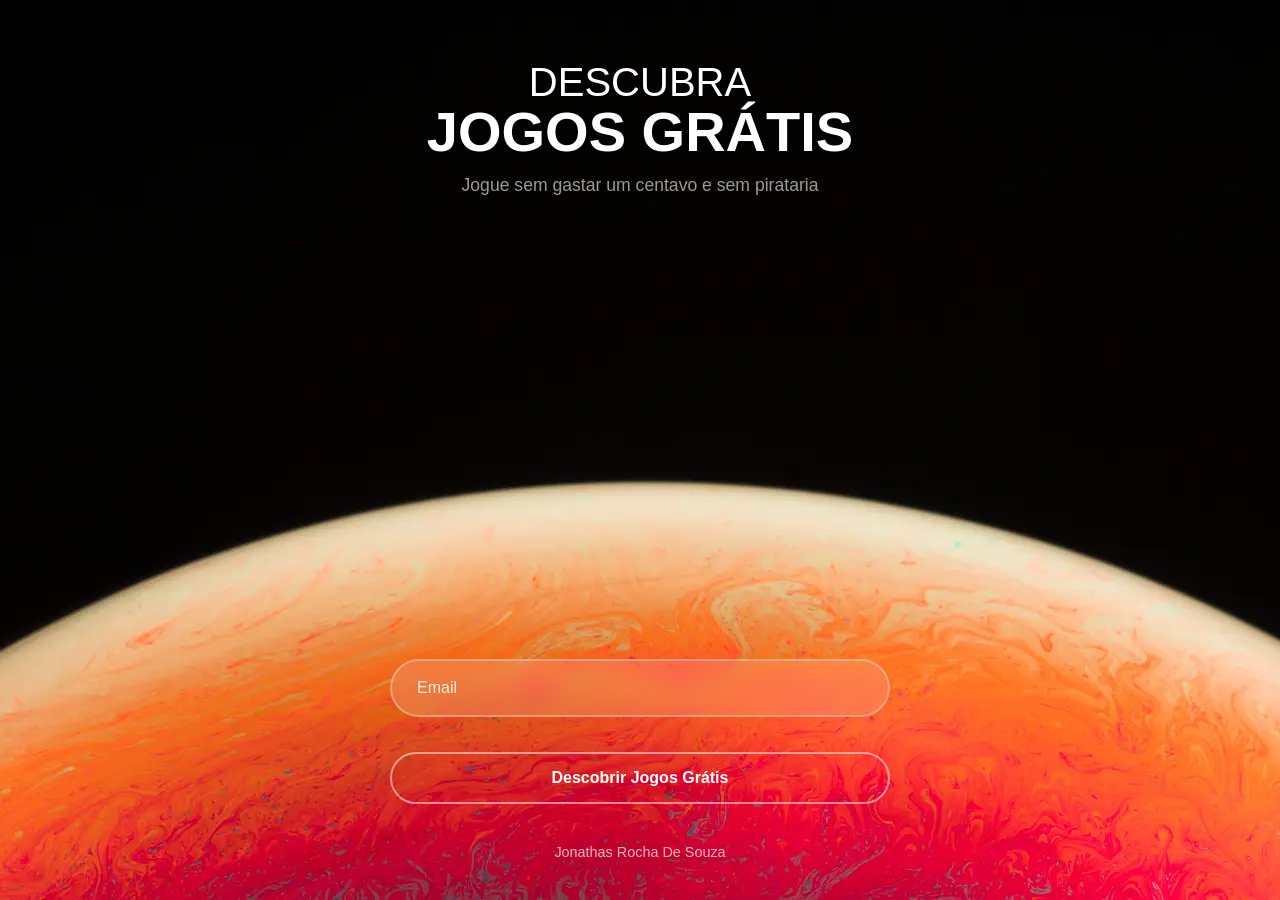
<file: index.html>
<!DOCTYPE html>
<html lang="pt-BR">
<head>
    <meta charset="UTF-8">
    <meta name="viewport" content="width=device-width, initial-scale=1.0">
    <title>Jogos Grátis - Descubra</title>
    <link rel="stylesheet" href="styles.css">
</head>
<body>
    <div class="container">
        <div class="content">
            <h1 class="title">DESCUBRA<br><span class="title-main">JOGOS GRÁTIS</span></h1>
            <p class="subtitle">Jogue sem gastar um centavo e sem pirataria</p>
            
            <!-- <div class="game-list">
                <div class="game-item"></div>
            </div> -->
            
            <div class="form-container">
                <input type="email" class="email-input" placeholder="Email" id="emailInput">
                <button class="cta-button" onclick="discoverGames()">Descobrir Jogos Grátis</button>
            </div>
            
            <p class="footer-text">Jonathas Rocha De Souza</p>
        </div>
    </div>
    
    <script src="script.js"></script>
</body>
</html>
</file>
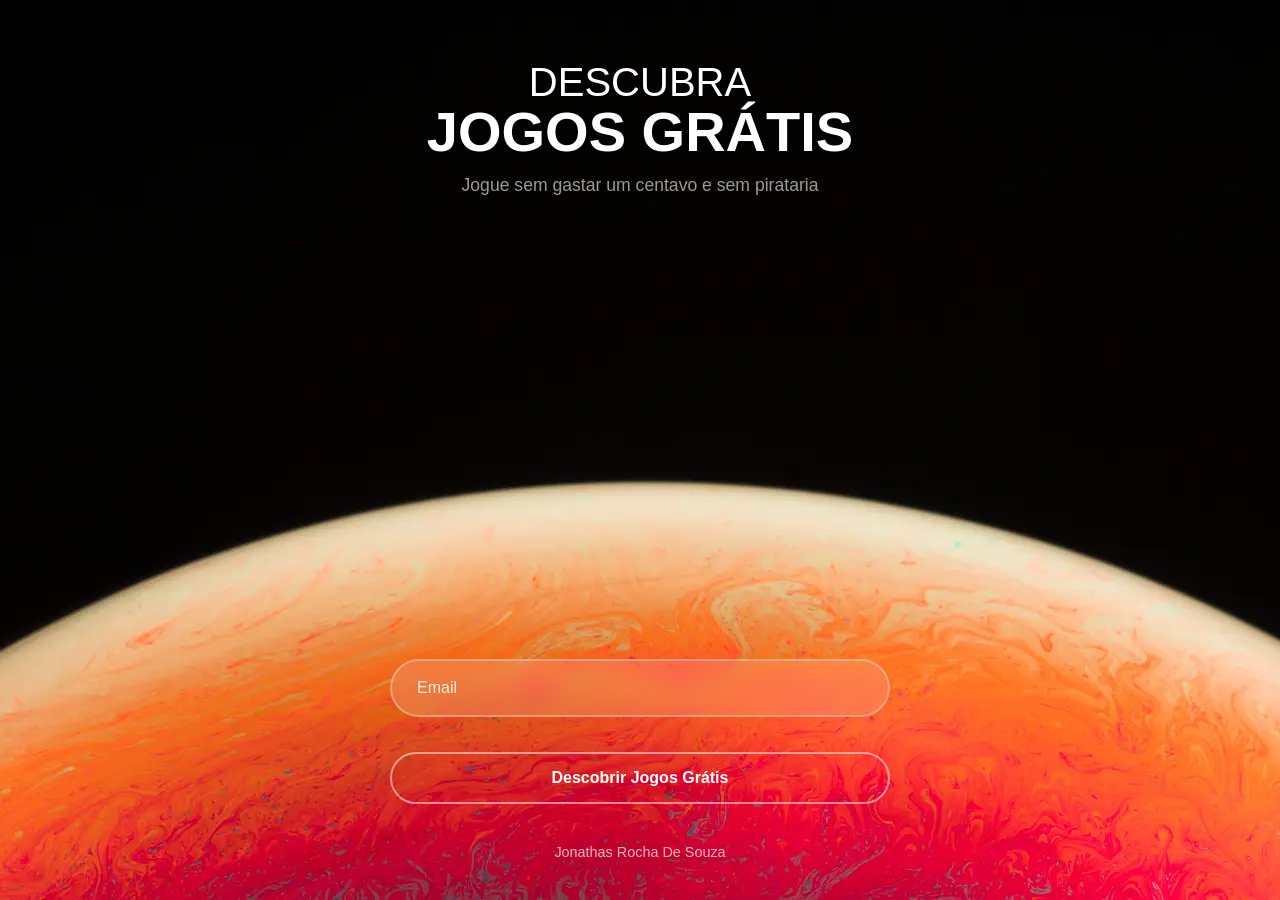
<file: results.html>
<!DOCTYPE html>
<html lang="pt-BR">
<head>
    <meta charset="UTF-8">
    <meta name="viewport" content="width=device-width, initial-scale=1.0">
    <title>Jogos Grátis - Resultados</title>
    <link rel="stylesheet" href="styles.css">
</head>
<body>
    <div class="container">
        <div class="content results-page">
            <h1 class="title">Grátis agora, pela<br><span class="title-main">EPIC GAMES</span></h1>
            <p class="subtitle">Veja a lista abaixo</p>
            
            <div class="results-container">
            </div>
            
            <button class="back-button" onclick="goBack()">Voltar</button>
            <p class="footer-text">Jonathas Rocha De Souza</p>
        </div>
    </div>

    <script src="script.js"></script>
    <script>
        document.addEventListener('DOMContentLoaded', function() {
            const data = JSON.parse(localStorage.getItem('gamesData'));
            if (!data || !data.games) {
                alert('Nenhum dado de jogos encontrado. Tente novamente.');
                window.location.href = 'index.html';
                return;
            }

            const container = document.querySelector('.results-container');
            data.games.forEach(game => {
                const card = document.createElement('div');
                card.className = 'game-card';
                card.innerHTML = `
                    <img src="${game.thumbnail}" alt="${game.title}" class="game-image" loading="lazy">
                    <h3>${game.title}</h3>
                    <p class="game-description">${game.description}</p>
                    <p class="game-price">${game.discount_price} <span class="original-price">${game.original_price}</span></p>
                    <p class="game-dates">Até ${game.end_date_formatted}</p>
                `;
                card.addEventListener('click', () => window.open(game.url, '_blank'));
                container.appendChild(card);
            });
        });
    </script>
</body>
</html>
</file>
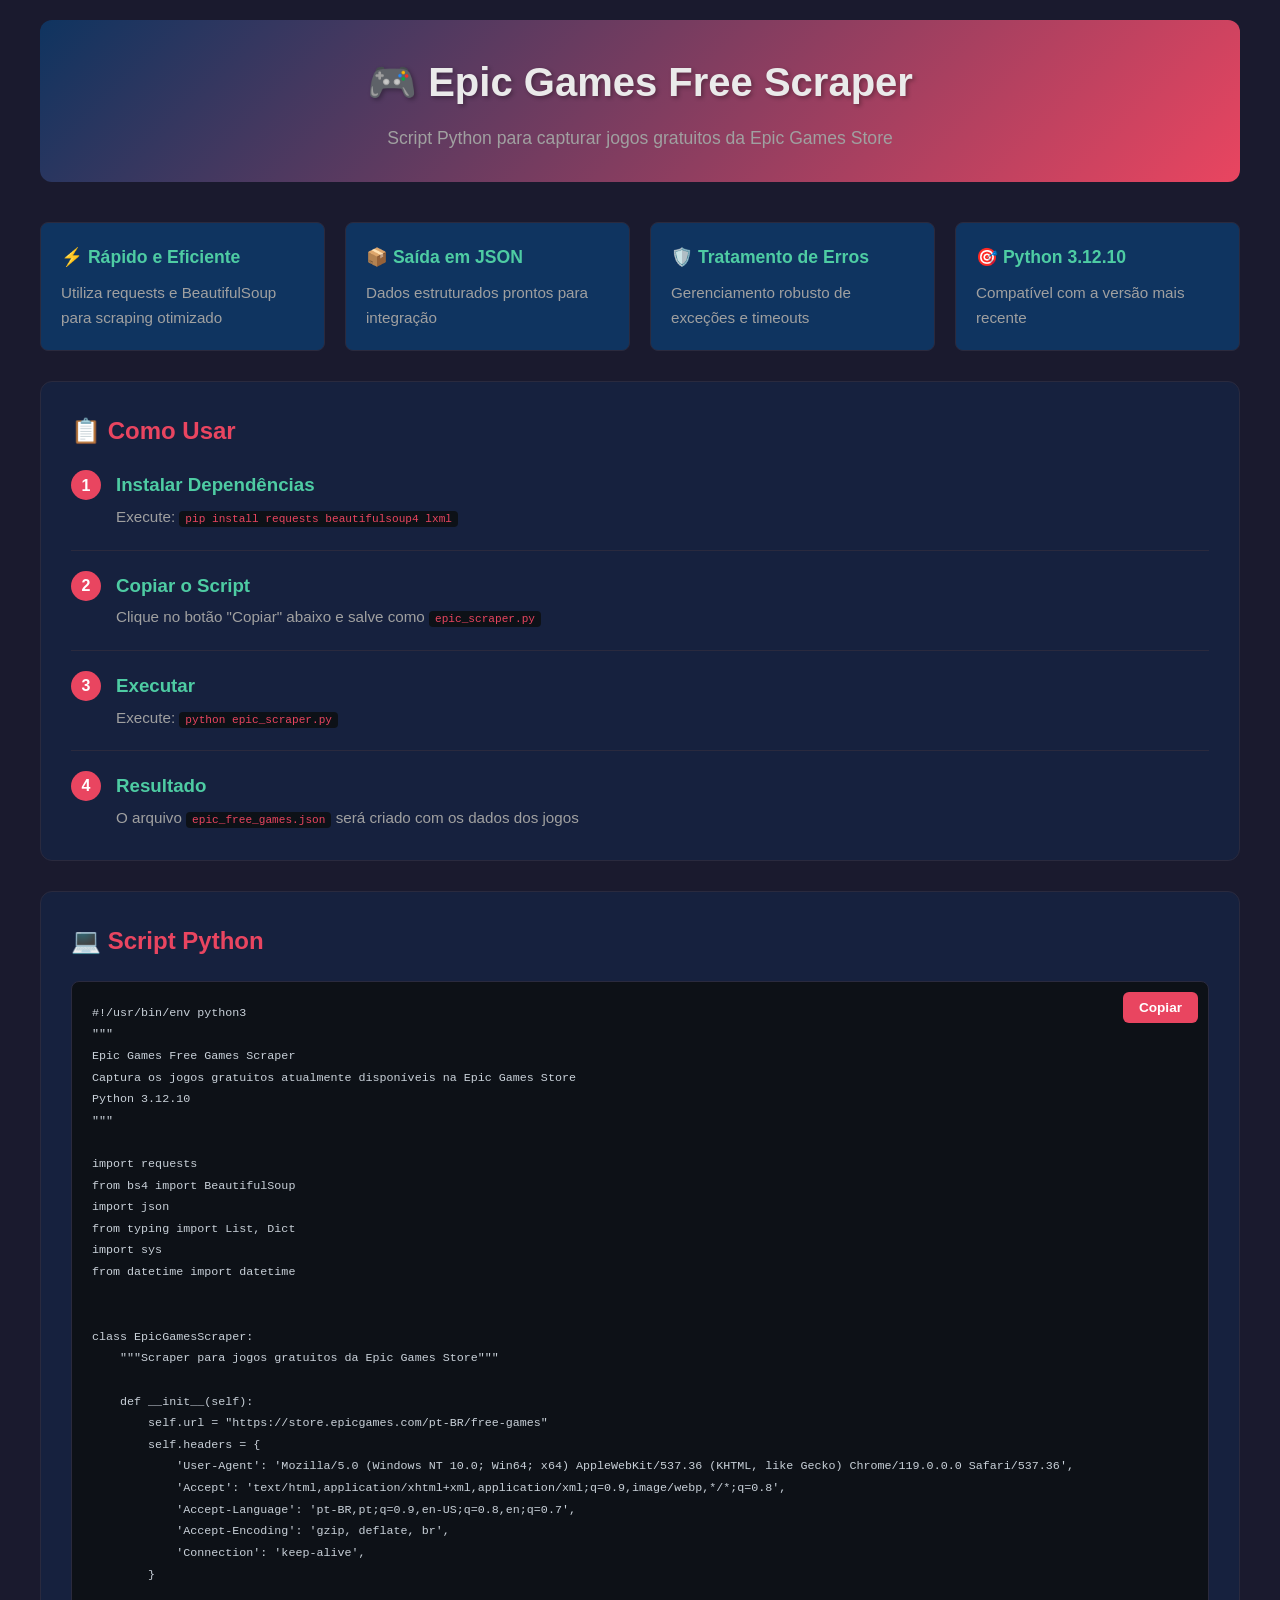
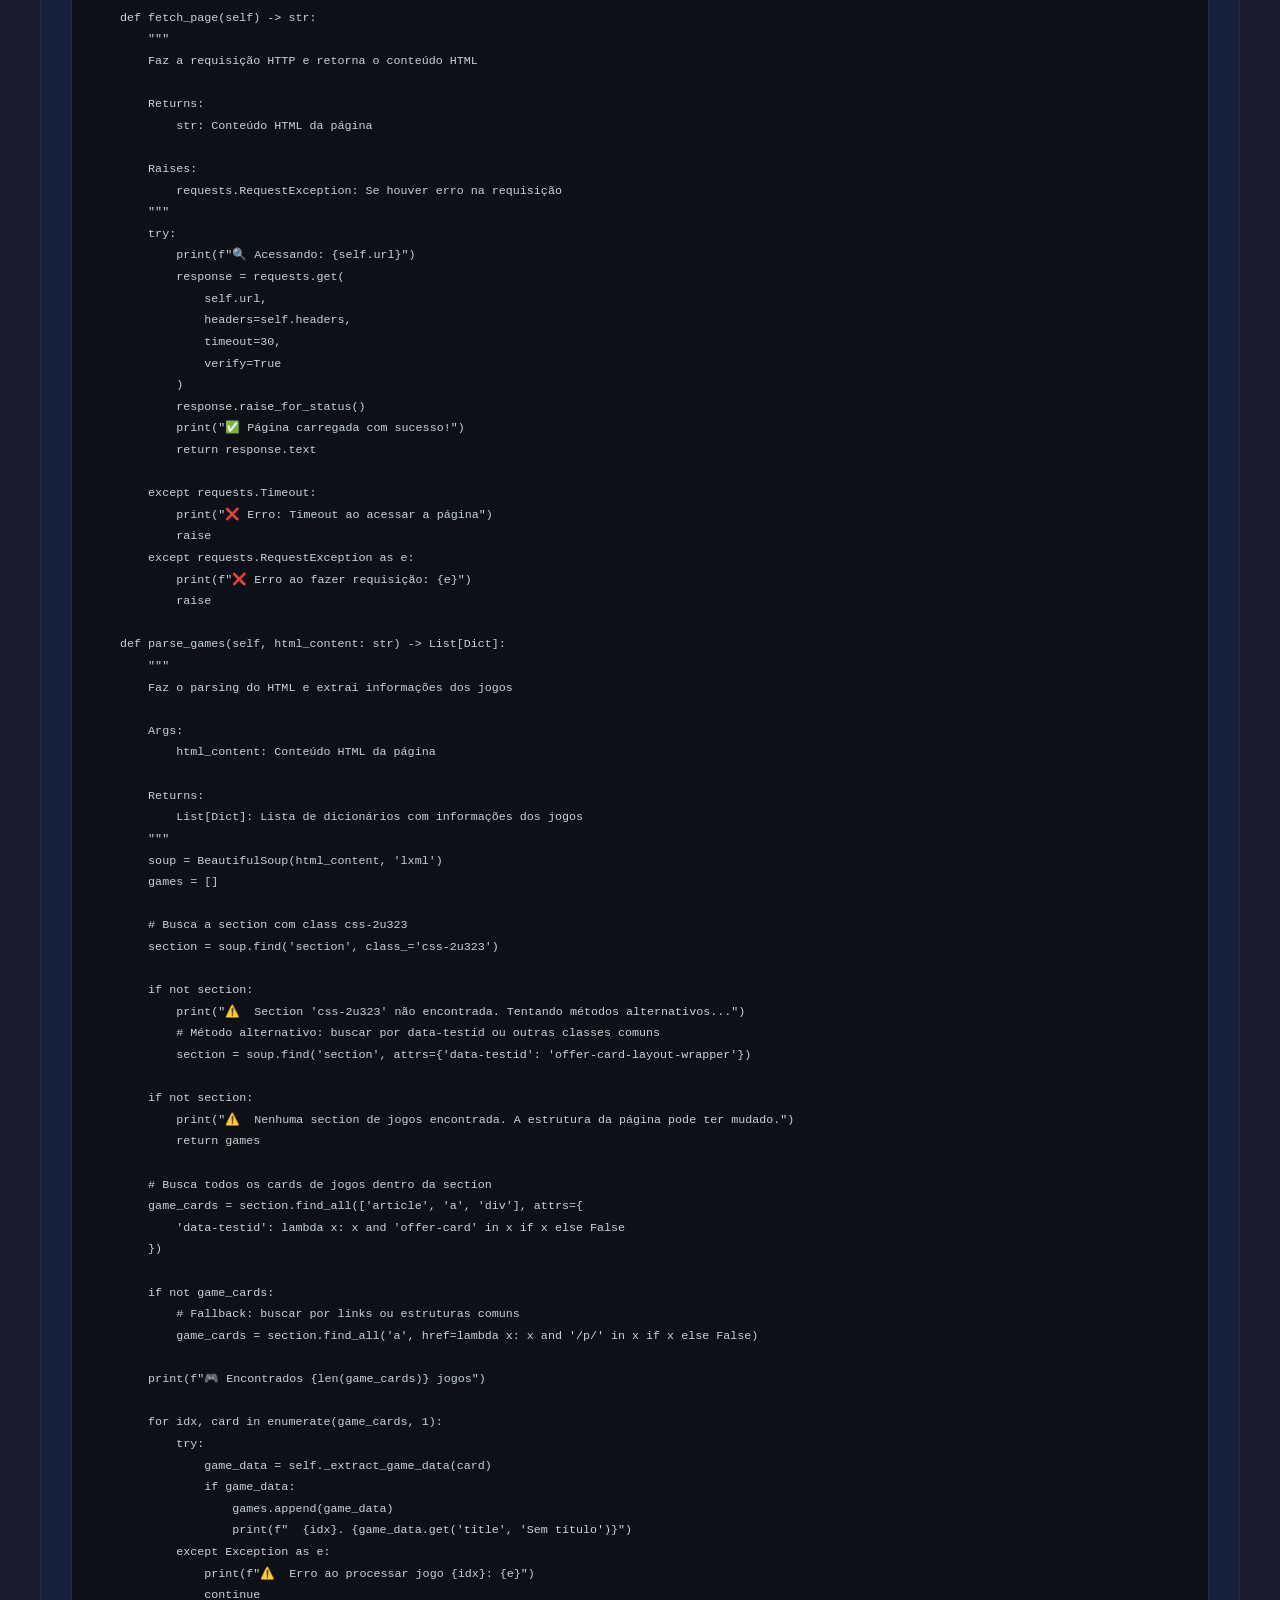
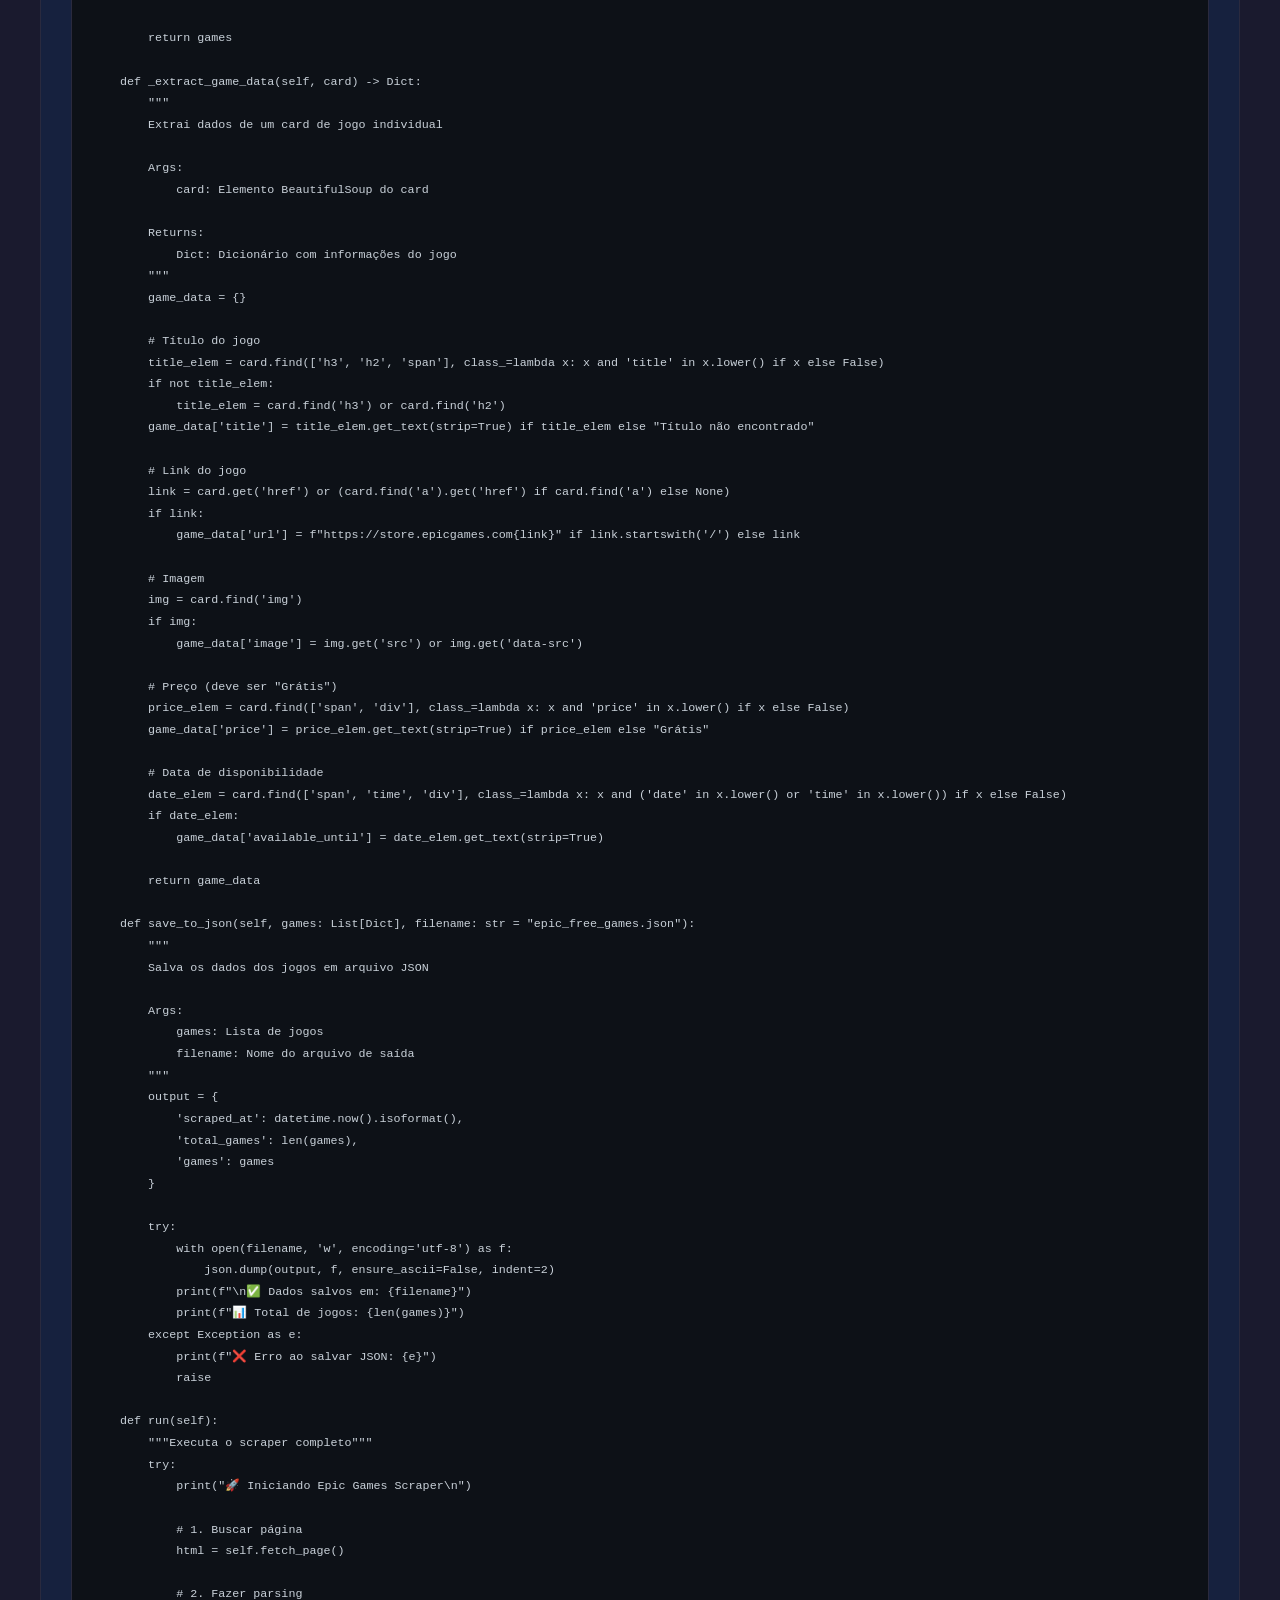
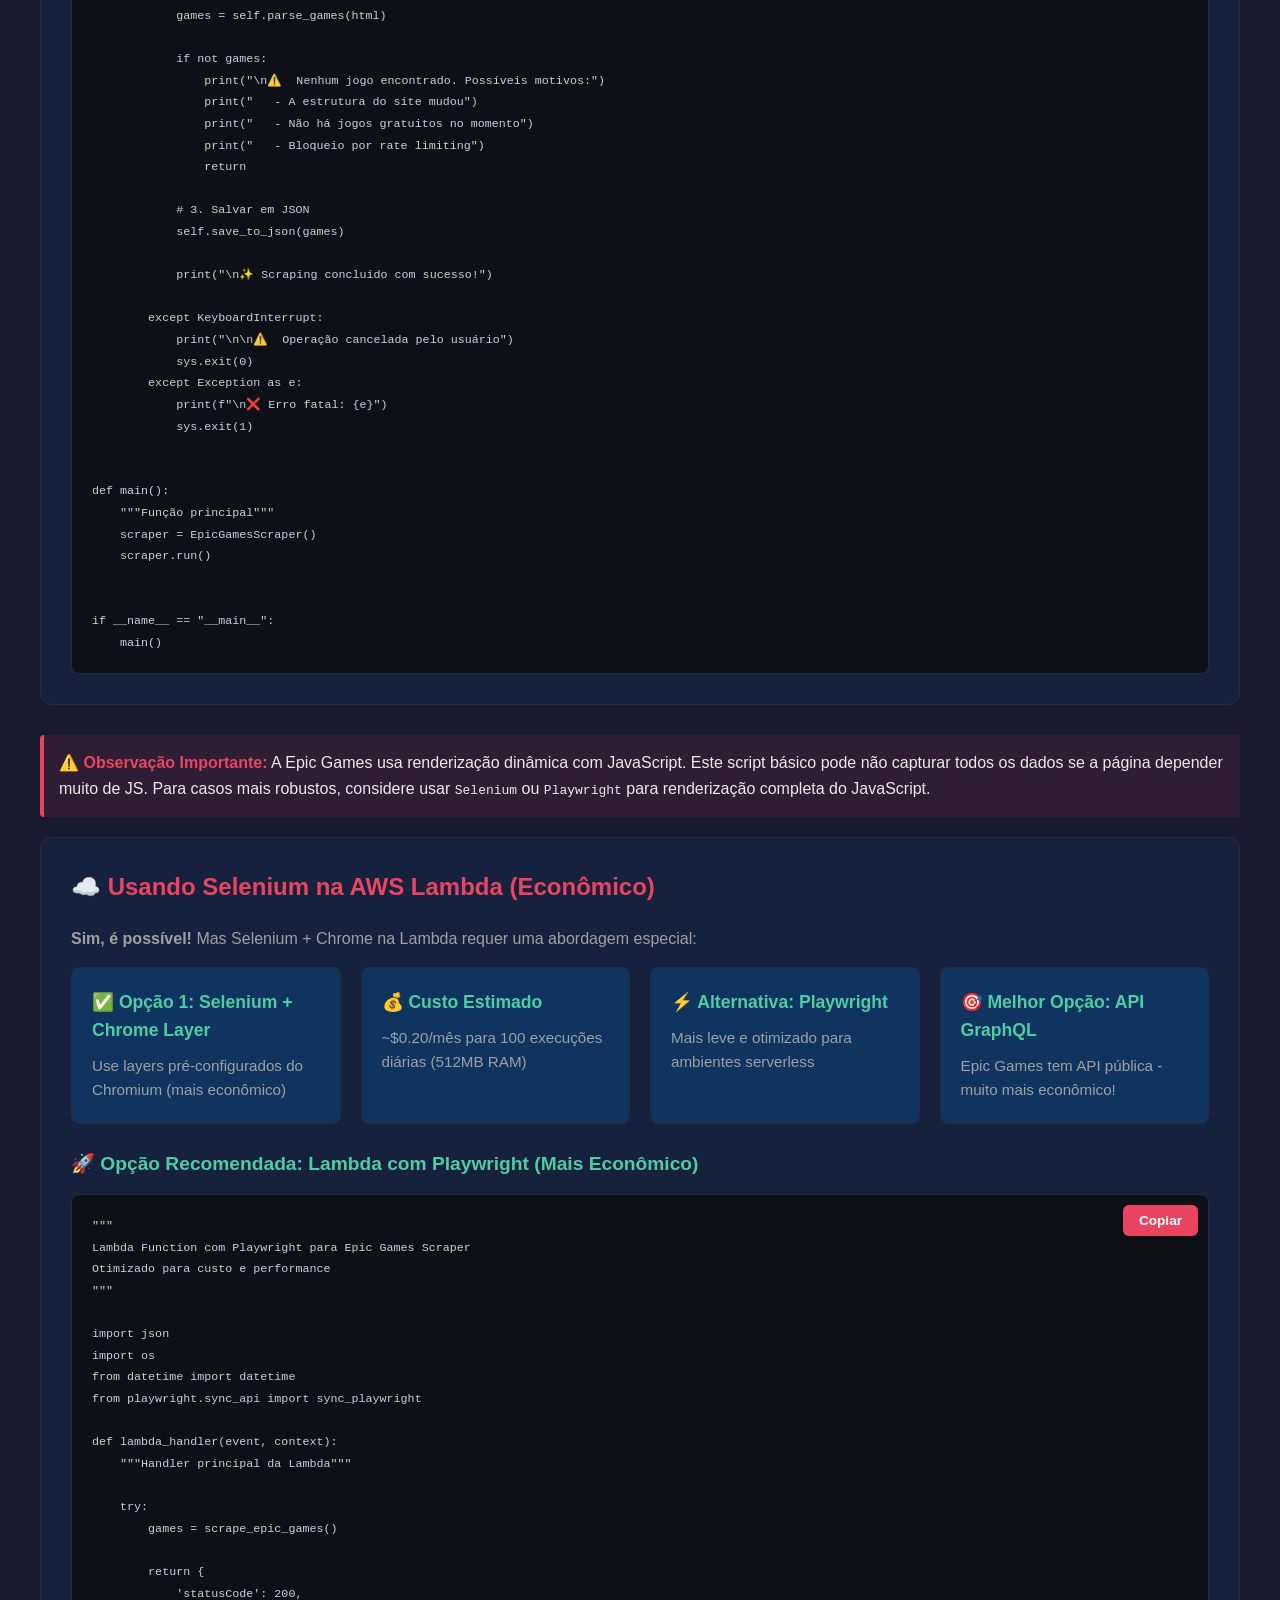
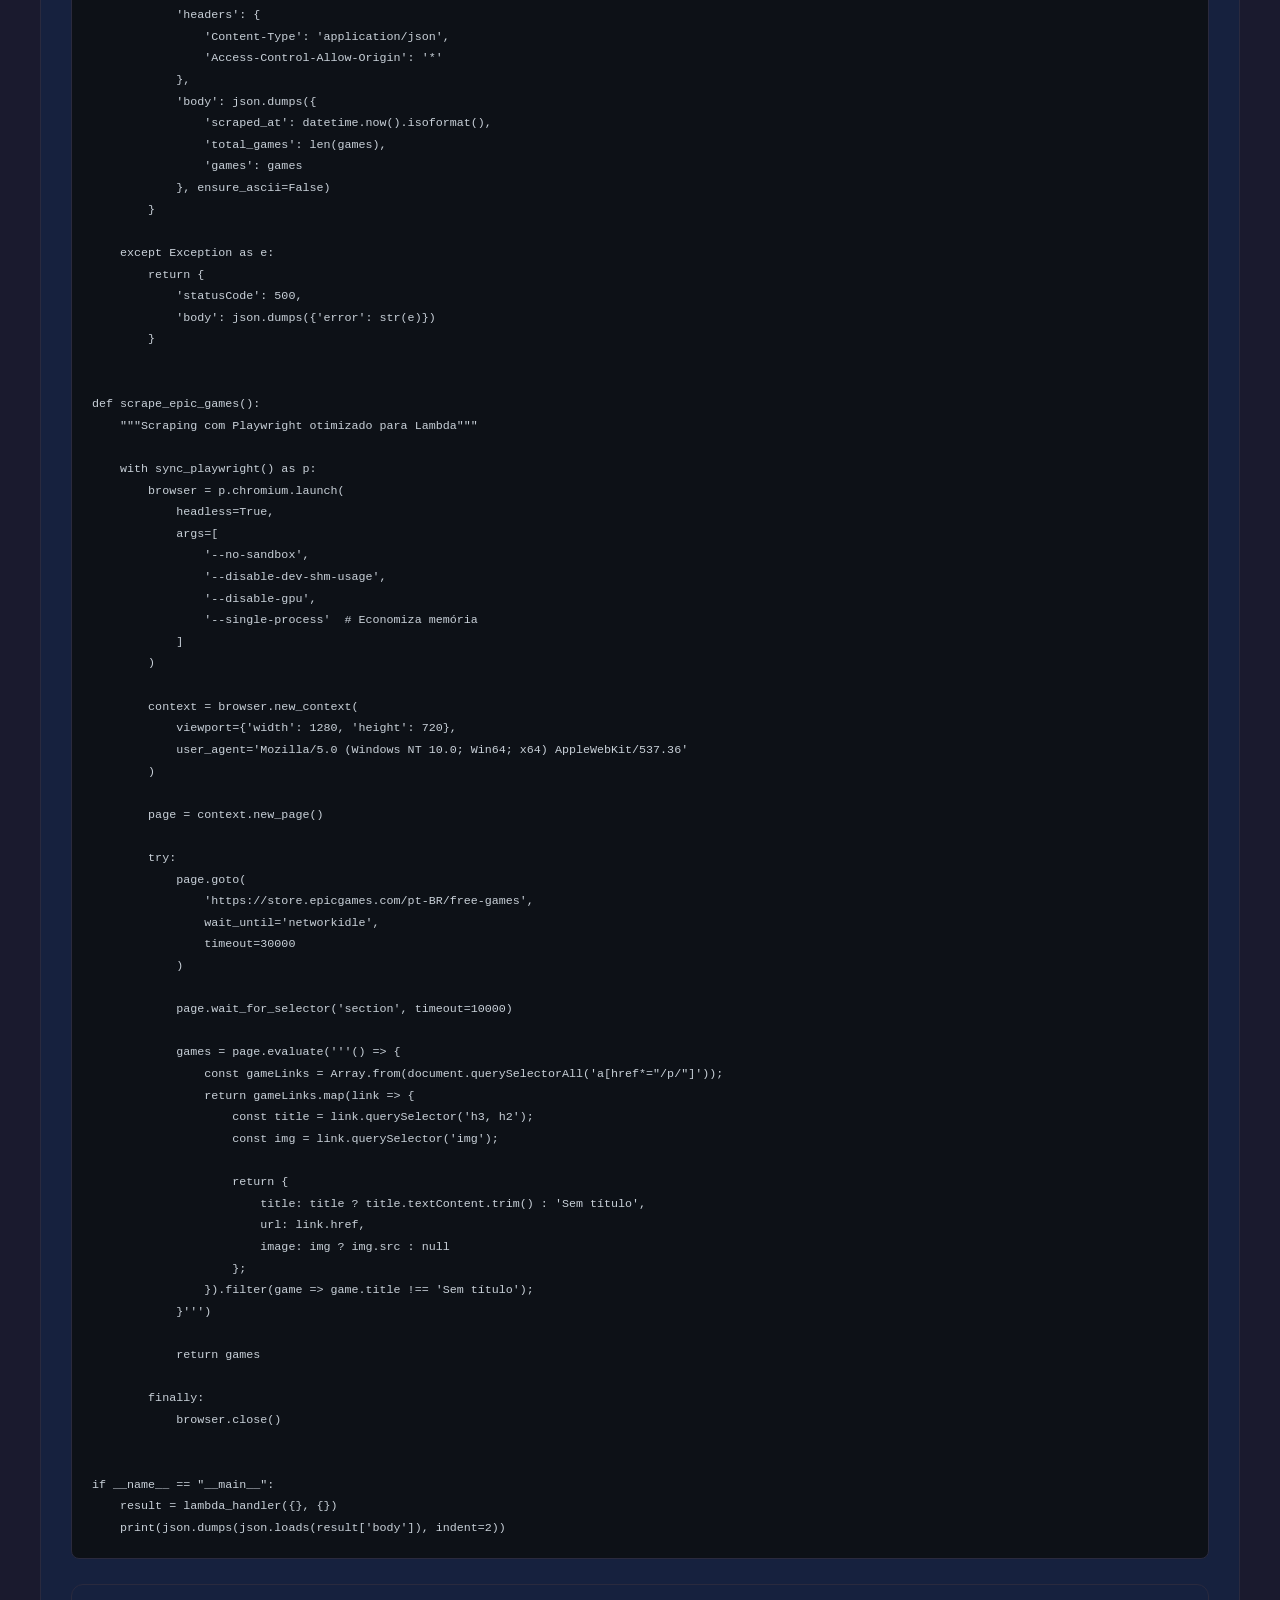
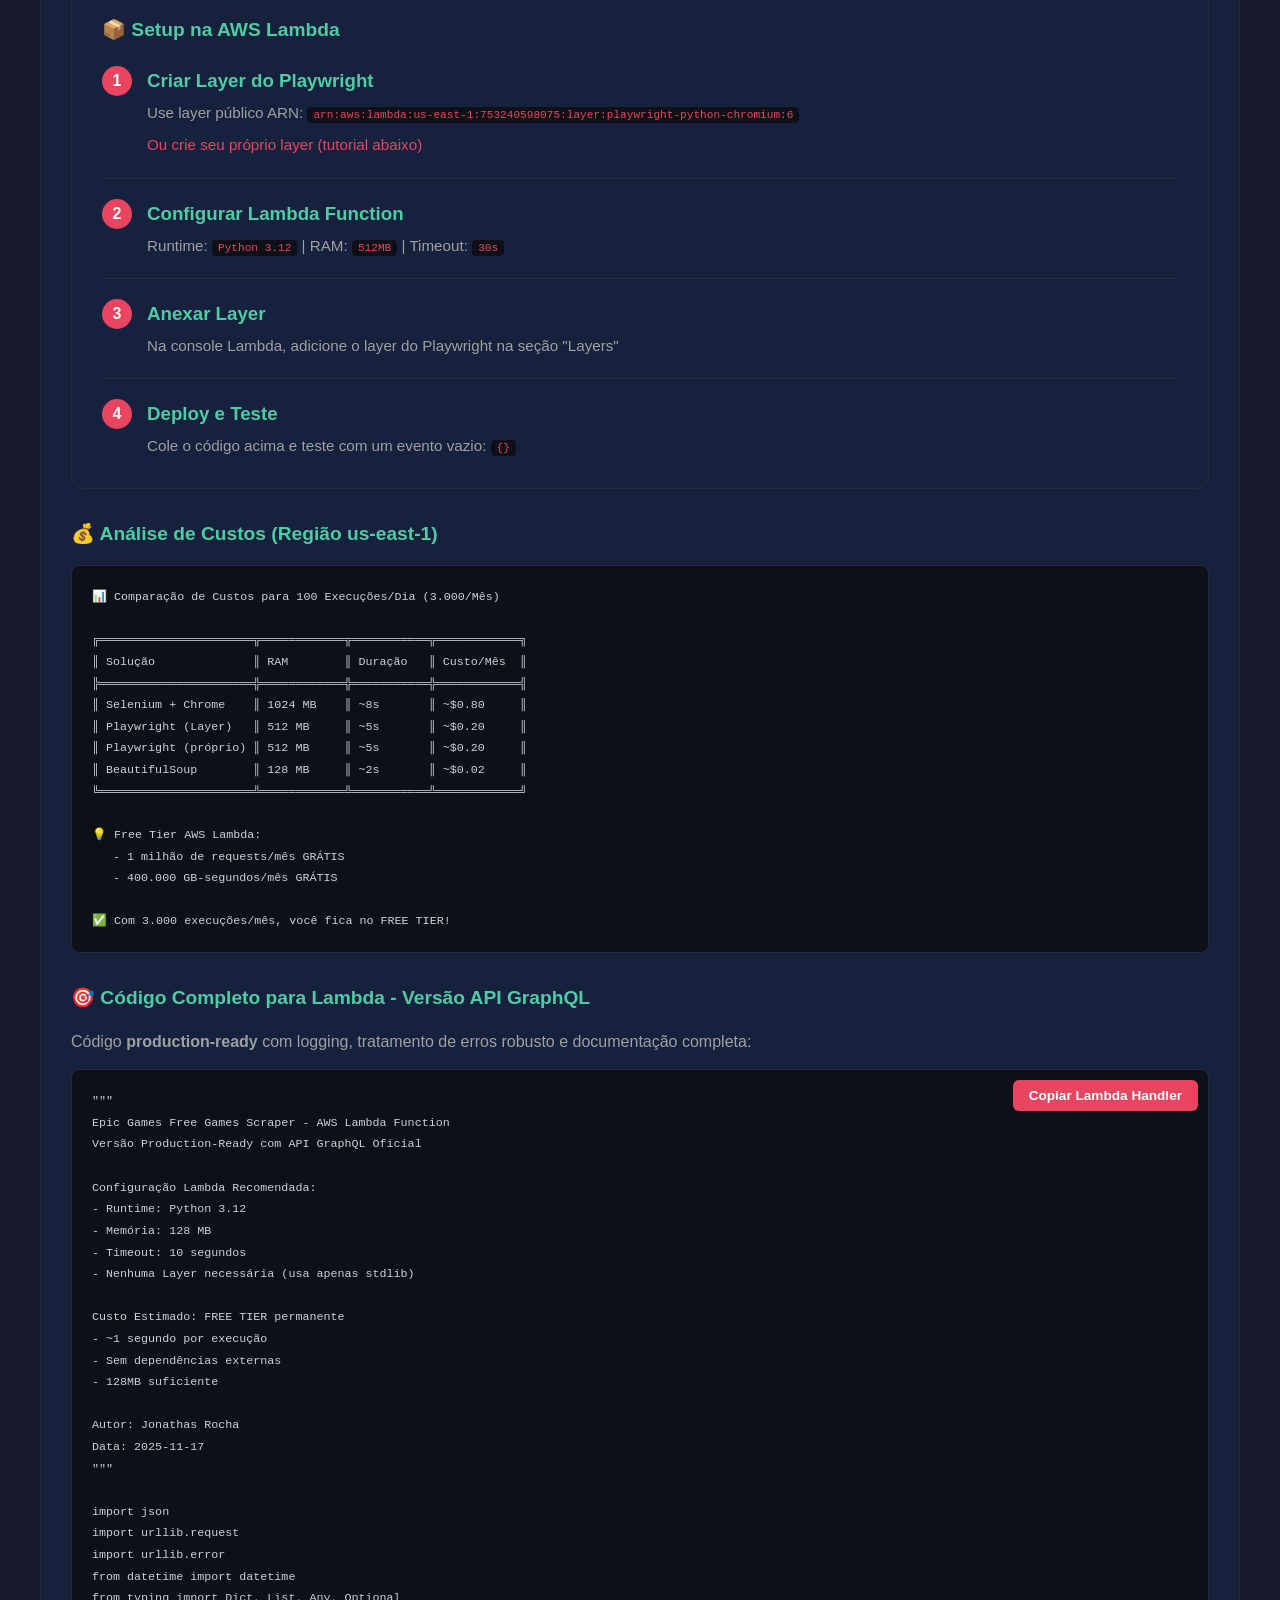
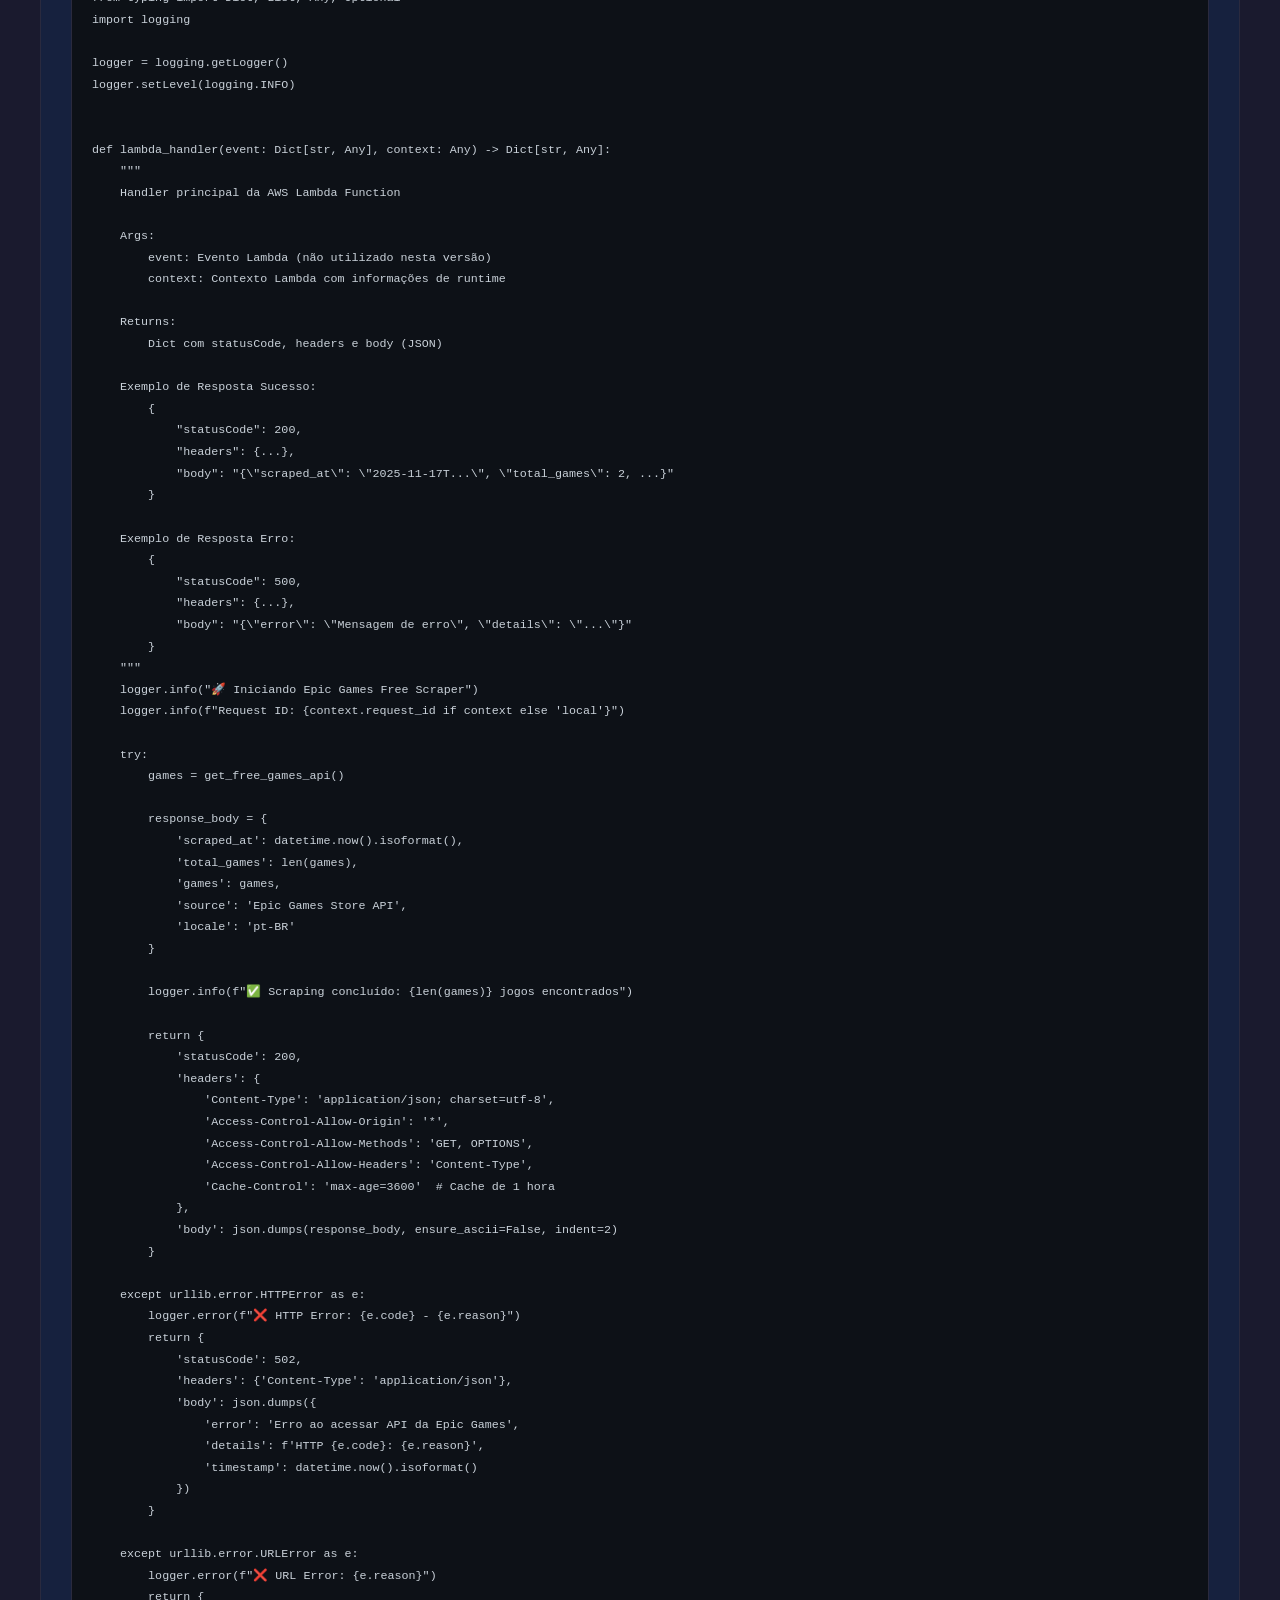
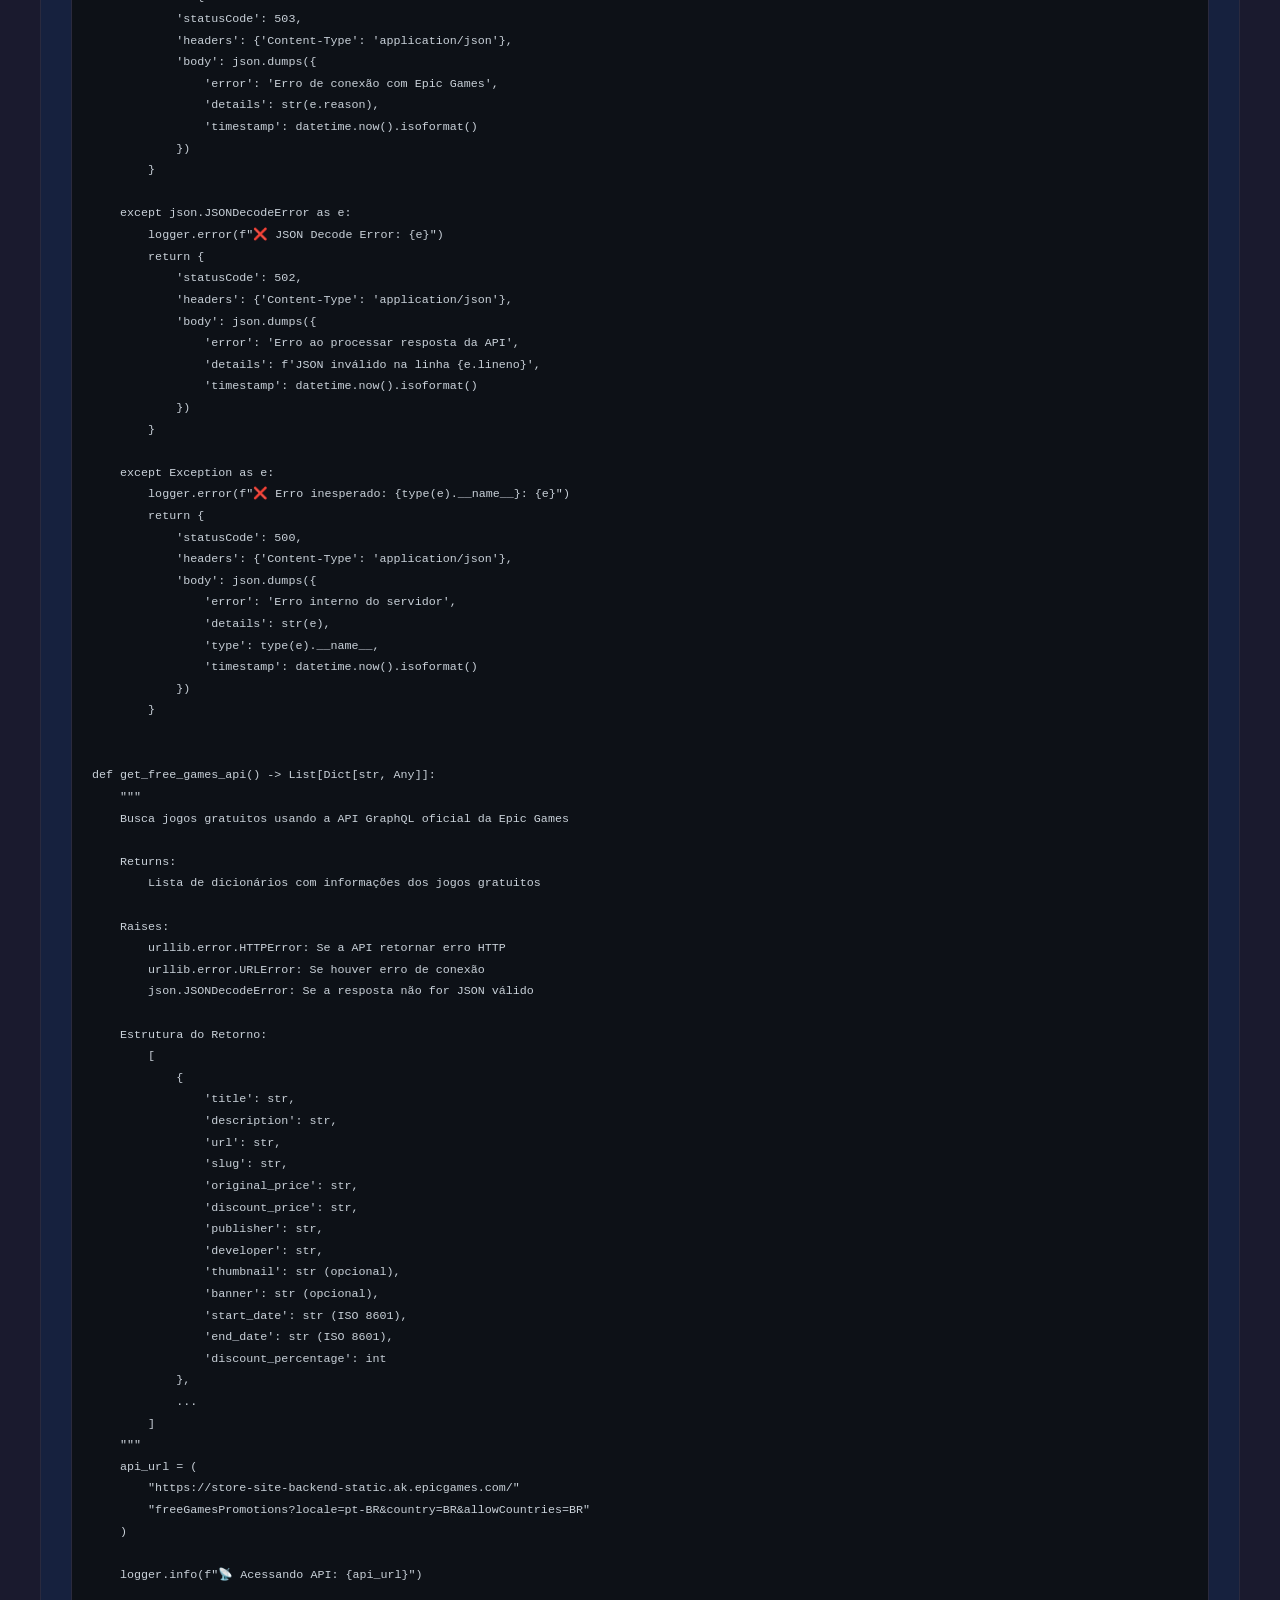
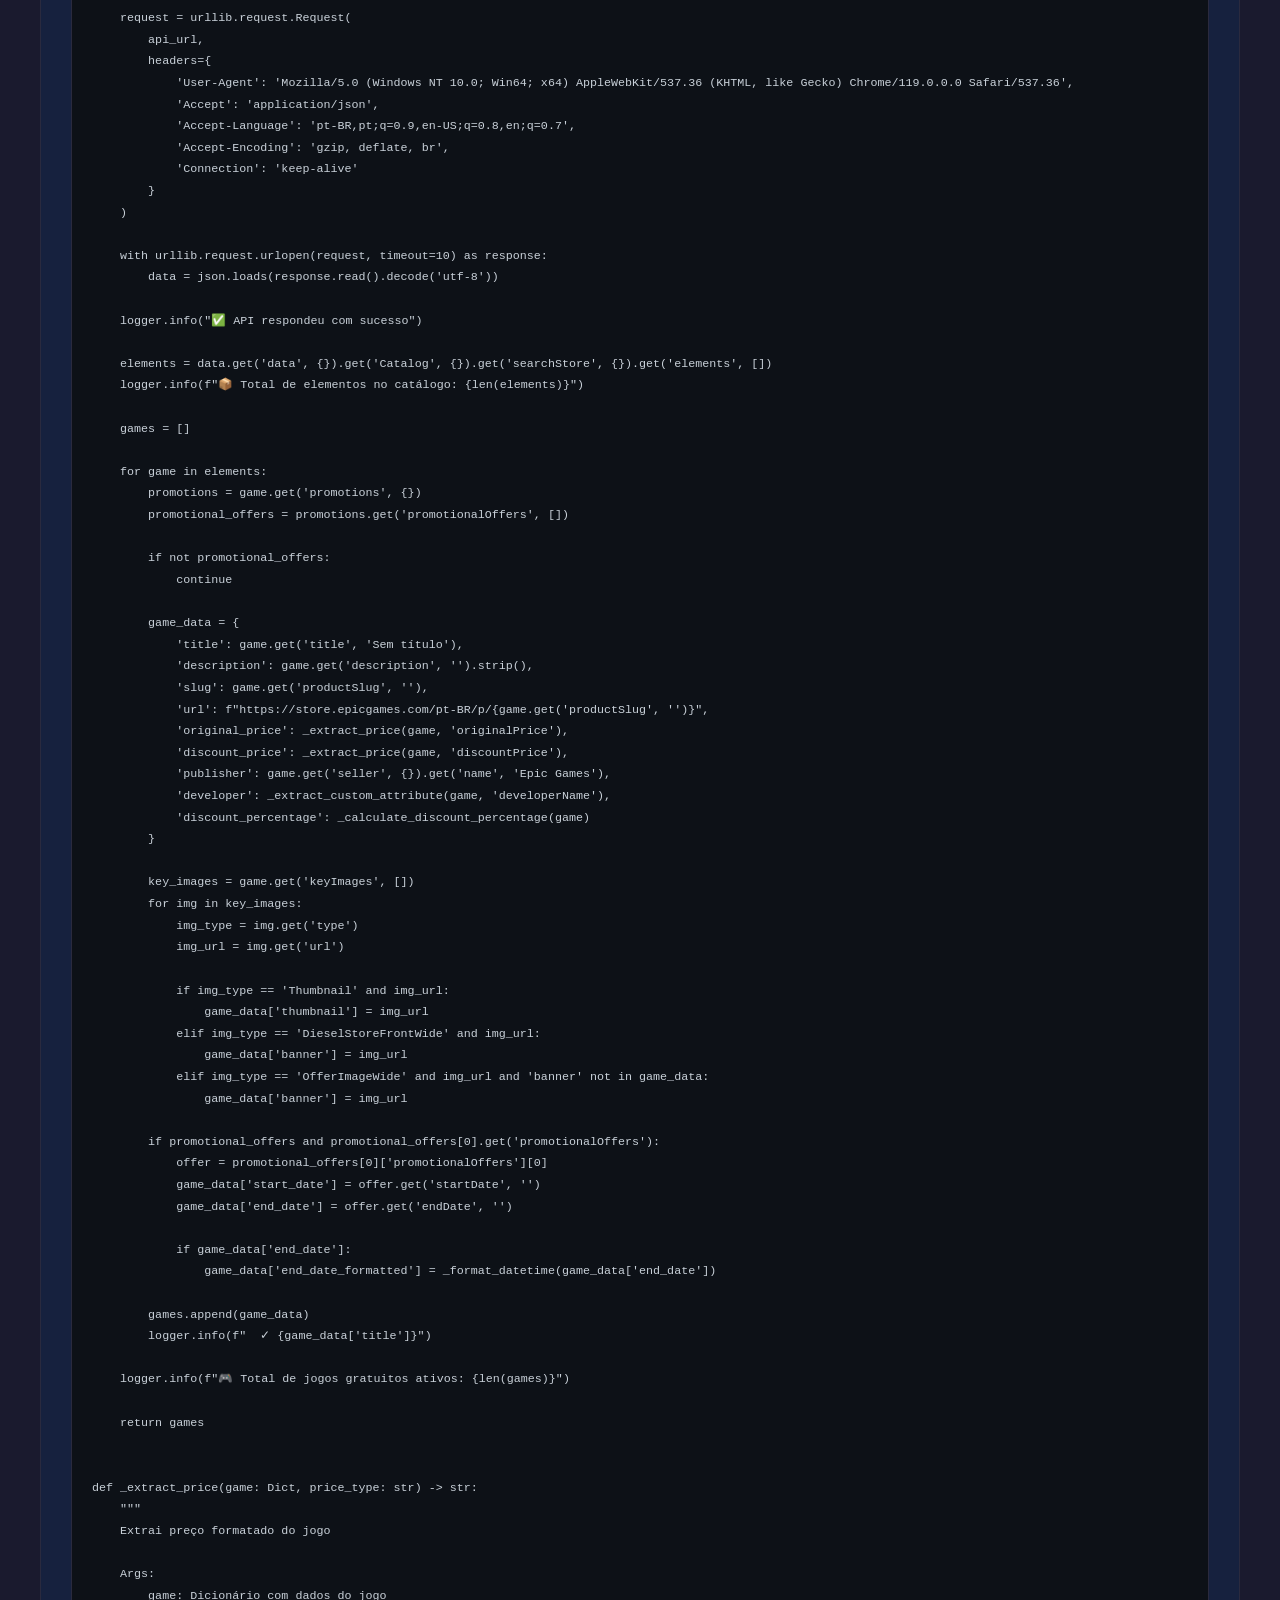
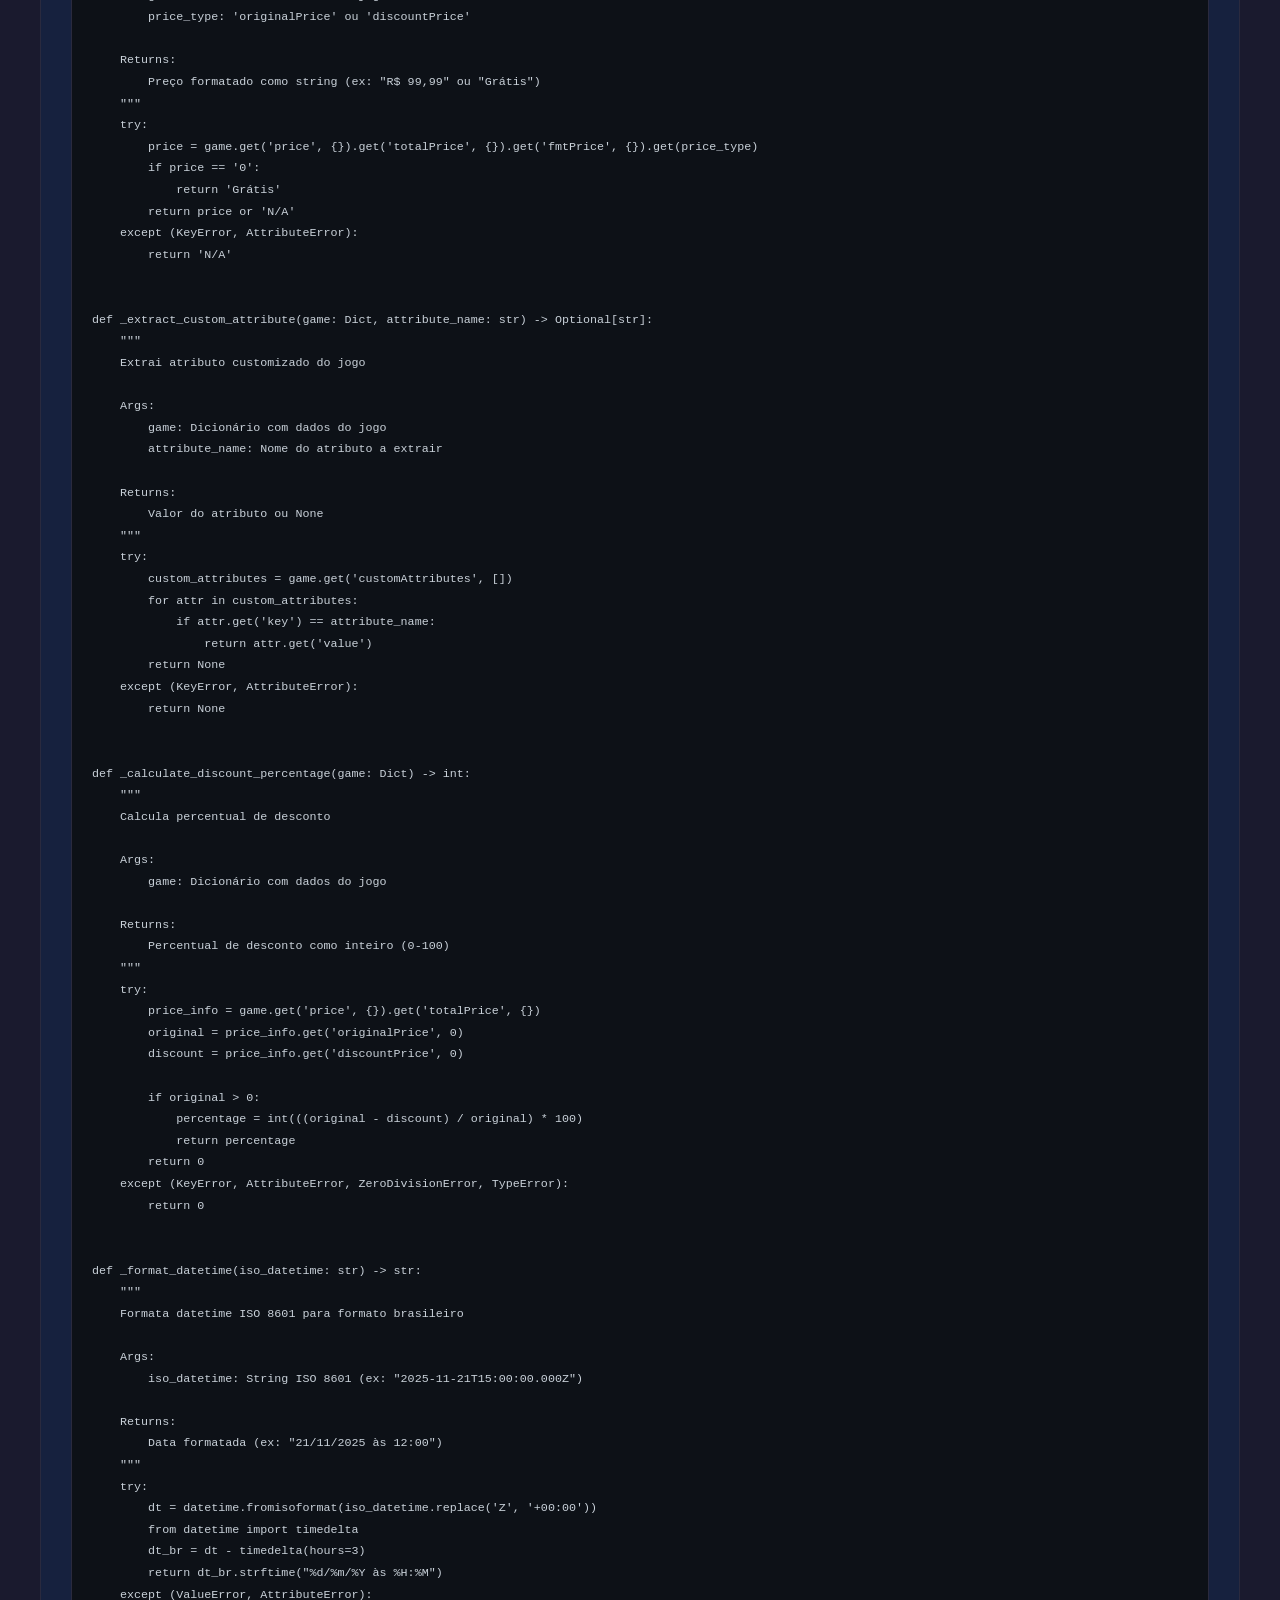
<file: aws/lambda_function.html>
<!DOCTYPE html>
<html lang="pt-BR">
<head>
    <meta charset="UTF-8">
    <meta name="viewport" content="width=device-width, initial-scale=1.0">
    <title>Epic Games Free Scraper</title>
    <style>
        :root {
            --color-background: #1a1a2e;
            --color-surface: #16213e;
            --color-primary: #0f3460;
            --color-accent: #e94560;
            --color-text: #eaeaea;
            --color-text-secondary: #a0a0a0;
            --color-border: #2a2a3e;
            --color-success: #4ecca3;
            --font-family-base: -apple-system, BlinkMacSystemFont, 'Segoe UI', sans-serif;
            --font-family-mono: 'Courier New', Consolas, monospace;
        }

        * {
            margin: 0;
            padding: 0;
            box-sizing: border-box;
        }

        body {
            font-family: var(--font-family-base);
            background: var(--color-background);
            color: var(--color-text);
            padding: 20px;
            line-height: 1.6;
        }

        .container {
            max-width: 1200px;
            margin: 0 auto;
        }

        header {
            text-align: center;
            margin-bottom: 40px;
            padding: 30px 20px;
            background: linear-gradient(135deg, var(--color-primary), var(--color-accent));
            border-radius: 12px;
        }

        h1 {
            font-size: 2.5em;
            margin-bottom: 10px;
            text-shadow: 2px 2px 4px rgba(0,0,0,0.3);
        }

        .subtitle {
            color: var(--color-text-secondary);
            font-size: 1.1em;
        }

        .script-section {
            background: var(--color-surface);
            border-radius: 12px;
            padding: 30px;
            margin-bottom: 30px;
            border: 1px solid var(--color-border);
        }

        .section-title {
            font-size: 1.5em;
            margin-bottom: 20px;
            color: var(--color-accent);
            display: flex;
            align-items: center;
            gap: 10px;
        }

        .code-block {
            background: #0d1117;
            border-radius: 8px;
            padding: 20px;
            overflow-x: auto;
            border: 1px solid var(--color-border);
            position: relative;
        }

        pre {
            margin: 0;
            font-family: var(--font-family-mono);
            font-size: 0.9em;
            color: #c9d1d9;
            line-height: 1.5;
        }

        .copy-btn {
            position: absolute;
            top: 10px;
            right: 10px;
            background: var(--color-accent);
            color: white;
            border: none;
            padding: 8px 16px;
            border-radius: 6px;
            cursor: pointer;
            font-size: 0.85em;
            font-weight: 600;
            transition: all 0.3s ease;
        }

        .copy-btn:hover {
            background: #ff6b81;
            transform: translateY(-2px);
        }

        .copy-btn:active {
            transform: translateY(0);
        }

        .features {
            display: grid;
            grid-template-columns: repeat(auto-fit, minmax(250px, 1fr));
            gap: 20px;
            margin-bottom: 30px;
        }

        .feature-card {
            background: var(--color-primary);
            padding: 20px;
            border-radius: 8px;
            border: 1px solid var(--color-border);
        }

        .feature-card h3 {
            color: var(--color-success);
            margin-bottom: 10px;
            font-size: 1.1em;
        }

        .feature-card p {
            color: var(--color-text-secondary);
            font-size: 0.95em;
        }

        .steps {
            background: var(--color-surface);
            border-radius: 12px;
            padding: 30px;
            margin-bottom: 30px;
            border: 1px solid var(--color-border);
        }

        .step {
            display: flex;
            gap: 15px;
            margin-bottom: 20px;
            padding-bottom: 20px;
            border-bottom: 1px solid var(--color-border);
        }

        .step:last-child {
            border-bottom: none;
            margin-bottom: 0;
            padding-bottom: 0;
        }

        .step-number {
            background: var(--color-accent);
            color: white;
            width: 30px;
            height: 30px;
            border-radius: 50%;
            display: flex;
            align-items: center;
            justify-content: center;
            font-weight: bold;
            flex-shrink: 0;
        }

        .step-content h3 {
            margin-bottom: 5px;
            color: var(--color-success);
        }

        .step-content p {
            color: var(--color-text-secondary);
            font-size: 0.95em;
        }

        .step-content code {
            background: #0d1117;
            padding: 2px 6px;
            border-radius: 4px;
            font-size: 0.9em;
            color: var(--color-accent);
        }

        .note {
            background: rgba(233, 69, 96, 0.1);
            border-left: 4px solid var(--color-accent);
            padding: 15px;
            margin: 20px 0;
            border-radius: 4px;
        }

        .note strong {
            color: var(--color-accent);
        }

        @media (max-width: 768px) {
            h1 {
                font-size: 2em;
            }

            .script-section {
                padding: 20px;
            }

            .features {
                grid-template-columns: 1fr;
            }
        }
    </style>
</head>
<body>
    <div class="container">
        <header>
            <h1>🎮 Epic Games Free Scraper</h1>
            <p class="subtitle">Script Python para capturar jogos gratuitos da Epic Games Store</p>
        </header>

        <div class="features">
            <div class="feature-card">
                <h3>⚡ Rápido e Eficiente</h3>
                <p>Utiliza requests e BeautifulSoup para scraping otimizado</p>
            </div>
            <div class="feature-card">
                <h3>📦 Saída em JSON</h3>
                <p>Dados estruturados prontos para integração</p>
            </div>
            <div class="feature-card">
                <h3>🛡️ Tratamento de Erros</h3>
                <p>Gerenciamento robusto de exceções e timeouts</p>
            </div>
            <div class="feature-card">
                <h3>🎯 Python 3.12.10</h3>
                <p>Compatível com a versão mais recente</p>
            </div>
        </div>

        <div class="steps">
            <h2 class="section-title">📋 Como Usar</h2>
            
            <div class="step">
                <div class="step-number">1</div>
                <div class="step-content">
                    <h3>Instalar Dependências</h3>
                    <p>Execute: <code>pip install requests beautifulsoup4 lxml</code></p>
                </div>
            </div>

            <div class="step">
                <div class="step-number">2</div>
                <div class="step-content">
                    <h3>Copiar o Script</h3>
                    <p>Clique no botão "Copiar" abaixo e salve como <code>epic_scraper.py</code></p>
                </div>
            </div>

            <div class="step">
                <div class="step-number">3</div>
                <div class="step-content">
                    <h3>Executar</h3>
                    <p>Execute: <code>python epic_scraper.py</code></p>
                </div>
            </div>

            <div class="step">
                <div class="step-number">4</div>
                <div class="step-content">
                    <h3>Resultado</h3>
                    <p>O arquivo <code>epic_free_games.json</code> será criado com os dados dos jogos</p>
                </div>
            </div>
        </div>

        <div class="script-section">
            <h2 class="section-title">💻 Script Python</h2>
            
            <div class="code-block">
                <button class="copy-btn" onclick="copyCode()">Copiar</button>
                <pre><code id="pythonCode">#!/usr/bin/env python3
"""
Epic Games Free Games Scraper
Captura os jogos gratuitos atualmente disponíveis na Epic Games Store
Python 3.12.10
"""

import requests
from bs4 import BeautifulSoup
import json
from typing import List, Dict
import sys
from datetime import datetime


class EpicGamesScraper:
    """Scraper para jogos gratuitos da Epic Games Store"""
    
    def __init__(self):
        self.url = "https://store.epicgames.com/pt-BR/free-games"
        self.headers = {
            'User-Agent': 'Mozilla/5.0 (Windows NT 10.0; Win64; x64) AppleWebKit/537.36 (KHTML, like Gecko) Chrome/119.0.0.0 Safari/537.36',
            'Accept': 'text/html,application/xhtml+xml,application/xml;q=0.9,image/webp,*/*;q=0.8',
            'Accept-Language': 'pt-BR,pt;q=0.9,en-US;q=0.8,en;q=0.7',
            'Accept-Encoding': 'gzip, deflate, br',
            'Connection': 'keep-alive',
        }
    
    def fetch_page(self) -> str:
        """
        Faz a requisição HTTP e retorna o conteúdo HTML
        
        Returns:
            str: Conteúdo HTML da página
            
        Raises:
            requests.RequestException: Se houver erro na requisição
        """
        try:
            print(f"🔍 Acessando: {self.url}")
            response = requests.get(
                self.url, 
                headers=self.headers, 
                timeout=30,
                verify=True
            )
            response.raise_for_status()
            print("✅ Página carregada com sucesso!")
            return response.text
            
        except requests.Timeout:
            print("❌ Erro: Timeout ao acessar a página")
            raise
        except requests.RequestException as e:
            print(f"❌ Erro ao fazer requisição: {e}")
            raise
    
    def parse_games(self, html_content: str) -> List[Dict]:
        """
        Faz o parsing do HTML e extrai informações dos jogos
        
        Args:
            html_content: Conteúdo HTML da página
            
        Returns:
            List[Dict]: Lista de dicionários com informações dos jogos
        """
        soup = BeautifulSoup(html_content, 'lxml')
        games = []
        
        # Busca a section com class css-2u323
        section = soup.find('section', class_='css-2u323')
        
        if not section:
            print("⚠️  Section 'css-2u323' não encontrada. Tentando métodos alternativos...")
            # Método alternativo: buscar por data-testid ou outras classes comuns
            section = soup.find('section', attrs={'data-testid': 'offer-card-layout-wrapper'})
            
        if not section:
            print("⚠️  Nenhuma section de jogos encontrada. A estrutura da página pode ter mudado.")
            return games
        
        # Busca todos os cards de jogos dentro da section
        game_cards = section.find_all(['article', 'a', 'div'], attrs={
            'data-testid': lambda x: x and 'offer-card' in x if x else False
        })
        
        if not game_cards:
            # Fallback: buscar por links ou estruturas comuns
            game_cards = section.find_all('a', href=lambda x: x and '/p/' in x if x else False)
        
        print(f"🎮 Encontrados {len(game_cards)} jogos")
        
        for idx, card in enumerate(game_cards, 1):
            try:
                game_data = self._extract_game_data(card)
                if game_data:
                    games.append(game_data)
                    print(f"  {idx}. {game_data.get('title', 'Sem título')}")
            except Exception as e:
                print(f"⚠️  Erro ao processar jogo {idx}: {e}")
                continue
        
        return games
    
    def _extract_game_data(self, card) -> Dict:
        """
        Extrai dados de um card de jogo individual
        
        Args:
            card: Elemento BeautifulSoup do card
            
        Returns:
            Dict: Dicionário com informações do jogo
        """
        game_data = {}
        
        # Título do jogo
        title_elem = card.find(['h3', 'h2', 'span'], class_=lambda x: x and 'title' in x.lower() if x else False)
        if not title_elem:
            title_elem = card.find('h3') or card.find('h2')
        game_data['title'] = title_elem.get_text(strip=True) if title_elem else "Título não encontrado"
        
        # Link do jogo
        link = card.get('href') or (card.find('a').get('href') if card.find('a') else None)
        if link:
            game_data['url'] = f"https://store.epicgames.com{link}" if link.startswith('/') else link
        
        # Imagem
        img = card.find('img')
        if img:
            game_data['image'] = img.get('src') or img.get('data-src')
        
        # Preço (deve ser "Grátis")
        price_elem = card.find(['span', 'div'], class_=lambda x: x and 'price' in x.lower() if x else False)
        game_data['price'] = price_elem.get_text(strip=True) if price_elem else "Grátis"
        
        # Data de disponibilidade
        date_elem = card.find(['span', 'time', 'div'], class_=lambda x: x and ('date' in x.lower() or 'time' in x.lower()) if x else False)
        if date_elem:
            game_data['available_until'] = date_elem.get_text(strip=True)
        
        return game_data
    
    def save_to_json(self, games: List[Dict], filename: str = "epic_free_games.json"):
        """
        Salva os dados dos jogos em arquivo JSON
        
        Args:
            games: Lista de jogos
            filename: Nome do arquivo de saída
        """
        output = {
            'scraped_at': datetime.now().isoformat(),
            'total_games': len(games),
            'games': games
        }
        
        try:
            with open(filename, 'w', encoding='utf-8') as f:
                json.dump(output, f, ensure_ascii=False, indent=2)
            print(f"\n✅ Dados salvos em: {filename}")
            print(f"📊 Total de jogos: {len(games)}")
        except Exception as e:
            print(f"❌ Erro ao salvar JSON: {e}")
            raise
    
    def run(self):
        """Executa o scraper completo"""
        try:
            print("🚀 Iniciando Epic Games Scraper\n")
            
            # 1. Buscar página
            html = self.fetch_page()
            
            # 2. Fazer parsing
            games = self.parse_games(html)
            
            if not games:
                print("\n⚠️  Nenhum jogo encontrado. Possíveis motivos:")
                print("   - A estrutura do site mudou")
                print("   - Não há jogos gratuitos no momento")
                print("   - Bloqueio por rate limiting")
                return
            
            # 3. Salvar em JSON
            self.save_to_json(games)
            
            print("\n✨ Scraping concluído com sucesso!")
            
        except KeyboardInterrupt:
            print("\n\n⚠️  Operação cancelada pelo usuário")
            sys.exit(0)
        except Exception as e:
            print(f"\n❌ Erro fatal: {e}")
            sys.exit(1)


def main():
    """Função principal"""
    scraper = EpicGamesScraper()
    scraper.run()


if __name__ == "__main__":
    main()</code></pre>
            </div>
        </div>

        <div class="note">
            <strong>⚠️ Observação Importante:</strong> A Epic Games usa renderização dinâmica com JavaScript. Este script básico pode não capturar todos os dados se a página depender muito de JS. Para casos mais robustos, considere usar <code>Selenium</code> ou <code>Playwright</code> para renderização completa do JavaScript.
        </div>

        <div class="script-section">
            <h2 class="section-title">☁️ Usando Selenium na AWS Lambda (Econômico)</h2>
            <p style="margin-bottom: 15px; color: var(--color-text-secondary);">
                <strong>Sim, é possível!</strong> Mas Selenium + Chrome na Lambda requer uma abordagem especial:
            </p>

            <div class="features" style="margin-bottom: 20px;">
                <div class="feature-card">
                    <h3>✅ Opção 1: Selenium + Chrome Layer</h3>
                    <p>Use layers pré-configurados do Chromium (mais econômico)</p>
                </div>
                <div class="feature-card">
                    <h3>💰 Custo Estimado</h3>
                    <p>~$0.20/mês para 100 execuções diárias (512MB RAM)</p>
                </div>
                <div class="feature-card">
                    <h3>⚡ Alternativa: Playwright</h3>
                    <p>Mais leve e otimizado para ambientes serverless</p>
                </div>
                <div class="feature-card">
                    <h3>🎯 Melhor Opção: API GraphQL</h3>
                    <p>Epic Games tem API pública - muito mais econômico!</p>
                </div>
            </div>

            <h3 style="color: var(--color-success); margin: 25px 0 15px 0; font-size: 1.2em;">🚀 Opção Recomendada: Lambda com Playwright (Mais Econômico)</h3>
            
            <div class="code-block">
                <button class="copy-btn" onclick="copyCodeLambda()">Copiar</button>
                <pre><code id="lambdaCode">"""
Lambda Function com Playwright para Epic Games Scraper
Otimizado para custo e performance
"""

import json
import os
from datetime import datetime
from playwright.sync_api import sync_playwright

def lambda_handler(event, context):
    """Handler principal da Lambda"""
    
    try:
        games = scrape_epic_games()
        
        return {
            'statusCode': 200,
            'headers': {
                'Content-Type': 'application/json',
                'Access-Control-Allow-Origin': '*'
            },
            'body': json.dumps({
                'scraped_at': datetime.now().isoformat(),
                'total_games': len(games),
                'games': games
            }, ensure_ascii=False)
        }
        
    except Exception as e:
        return {
            'statusCode': 500,
            'body': json.dumps({'error': str(e)})
        }


def scrape_epic_games():
    """Scraping com Playwright otimizado para Lambda"""
    
    with sync_playwright() as p:
        browser = p.chromium.launch(
            headless=True,
            args=[
                '--no-sandbox',
                '--disable-dev-shm-usage',
                '--disable-gpu',
                '--single-process'  # Economiza memória
            ]
        )
        
        context = browser.new_context(
            viewport={'width': 1280, 'height': 720},
            user_agent='Mozilla/5.0 (Windows NT 10.0; Win64; x64) AppleWebKit/537.36'
        )
        
        page = context.new_page()
        
        try:
            page.goto(
                'https://store.epicgames.com/pt-BR/free-games',
                wait_until='networkidle',
                timeout=30000
            )
            
            page.wait_for_selector('section', timeout=10000)
            
            games = page.evaluate('''() => {
                const gameLinks = Array.from(document.querySelectorAll('a[href*="/p/"]'));
                return gameLinks.map(link => {
                    const title = link.querySelector('h3, h2');
                    const img = link.querySelector('img');
                    
                    return {
                        title: title ? title.textContent.trim() : 'Sem título',
                        url: link.href,
                        image: img ? img.src : null
                    };
                }).filter(game => game.title !== 'Sem título');
            }''')
            
            return games
            
        finally:
            browser.close()


if __name__ == "__main__":
    result = lambda_handler({}, {})
    print(json.dumps(json.loads(result['body']), indent=2))</code></pre>
            </div>

            <div class="steps" style="margin-top: 25px;">
                <h3 style="color: var(--color-success); margin-bottom: 20px; font-size: 1.2em;">📦 Setup na AWS Lambda</h3>
                
                <div class="step">
                    <div class="step-number">1</div>
                    <div class="step-content">
                        <h3>Criar Layer do Playwright</h3>
                        <p>Use layer público ARN: <code>arn:aws:lambda:us-east-1:753240598075:layer:playwright-python-chromium:6</code></p>
                        <p style="margin-top: 8px; color: var(--color-accent);">Ou crie seu próprio layer (tutorial abaixo)</p>
                    </div>
                </div>

                <div class="step">
                    <div class="step-number">2</div>
                    <div class="step-content">
                        <h3>Configurar Lambda Function</h3>
                        <p>Runtime: <code>Python 3.12</code> | RAM: <code>512MB</code> | Timeout: <code>30s</code></p>
                    </div>
                </div>

                <div class="step">
                    <div class="step-number">3</div>
                    <div class="step-content">
                        <h3>Anexar Layer</h3>
                        <p>Na console Lambda, adicione o layer do Playwright na seção "Layers"</p>
                    </div>
                </div>

                <div class="step">
                    <div class="step-number">4</div>
                    <div class="step-content">
                        <h3>Deploy e Teste</h3>
                        <p>Cole o código acima e teste com um evento vazio: <code>{}</code></p>
                    </div>
                </div>
            </div>

            <h3 style="color: var(--color-success); margin: 30px 0 15px 0; font-size: 1.2em;">💰 Análise de Custos (Região us-east-1)</h3>
            
            <div class="code-block">
                <pre><code>📊 Comparação de Custos para 100 Execuções/Dia (3.000/Mês)

╔══════════════════════╦════════════╦═══════════╦════════════╗
║ Solução              ║ RAM        ║ Duração   ║ Custo/Mês  ║
╠══════════════════════╬════════════╬═══════════╬════════════╣
║ Selenium + Chrome    ║ 1024 MB    ║ ~8s       ║ ~$0.80     ║
║ Playwright (Layer)   ║ 512 MB     ║ ~5s       ║ ~$0.20     ║
║ Playwright (próprio) ║ 512 MB     ║ ~5s       ║ ~$0.20     ║
║ BeautifulSoup        ║ 128 MB     ║ ~2s       ║ ~$0.02     ║
╚══════════════════════╩════════════╩═══════════╩════════════╝

💡 Free Tier AWS Lambda:
   - 1 milhão de requests/mês GRÁTIS
   - 400.000 GB-segundos/mês GRÁTIS
   
✅ Com 3.000 execuções/mês, você fica no FREE TIER!</code></pre>
            </div>

            <h3 style="color: var(--color-success); margin: 30px 0 15px 0; font-size: 1.2em;">🎯 Código Completo para Lambda - Versão API GraphQL</h3>
            <p style="margin-bottom: 15px; color: var(--color-text-secondary);">
                Código <strong>production-ready</strong> com logging, tratamento de erros robusto e documentação completa:
            </p>
            
            <div class="code-block">
                <button class="copy-btn" onclick="copyCodeAPI()">Copiar Lambda Handler</button>
                <pre><code id="apiCode">"""
Epic Games Free Games Scraper - AWS Lambda Function
Versão Production-Ready com API GraphQL Oficial

Configuração Lambda Recomendada:
- Runtime: Python 3.12
- Memória: 128 MB
- Timeout: 10 segundos
- Nenhuma Layer necessária (usa apenas stdlib)

Custo Estimado: FREE TIER permanente
- ~1 segundo por execução
- Sem dependências externas
- 128MB suficiente

Autor: Jonathas Rocha
Data: 2025-11-17
"""

import json
import urllib.request
import urllib.error
from datetime import datetime
from typing import Dict, List, Any, Optional
import logging

logger = logging.getLogger()
logger.setLevel(logging.INFO)


def lambda_handler(event: Dict[str, Any], context: Any) -> Dict[str, Any]:
    """
    Handler principal da AWS Lambda Function
    
    Args:
        event: Evento Lambda (não utilizado nesta versão)
        context: Contexto Lambda com informações de runtime
        
    Returns:
        Dict com statusCode, headers e body (JSON)
        
    Exemplo de Resposta Sucesso:
        {
            "statusCode": 200,
            "headers": {...},
            "body": "{\"scraped_at\": \"2025-11-17T...\", \"total_games\": 2, ...}"
        }
        
    Exemplo de Resposta Erro:
        {
            "statusCode": 500,
            "headers": {...},
            "body": "{\"error\": \"Mensagem de erro\", \"details\": \"...\"}"
        }
    """
    logger.info("🚀 Iniciando Epic Games Free Scraper")
    logger.info(f"Request ID: {context.request_id if context else 'local'}")
    
    try:
        games = get_free_games_api()
        
        response_body = {
            'scraped_at': datetime.now().isoformat(),
            'total_games': len(games),
            'games': games,
            'source': 'Epic Games Store API',
            'locale': 'pt-BR'
        }
        
        logger.info(f"✅ Scraping concluído: {len(games)} jogos encontrados")
        
        return {
            'statusCode': 200,
            'headers': {
                'Content-Type': 'application/json; charset=utf-8',
                'Access-Control-Allow-Origin': '*',
                'Access-Control-Allow-Methods': 'GET, OPTIONS',
                'Access-Control-Allow-Headers': 'Content-Type',
                'Cache-Control': 'max-age=3600'  # Cache de 1 hora
            },
            'body': json.dumps(response_body, ensure_ascii=False, indent=2)
        }
        
    except urllib.error.HTTPError as e:
        logger.error(f"❌ HTTP Error: {e.code} - {e.reason}")
        return {
            'statusCode': 502,
            'headers': {'Content-Type': 'application/json'},
            'body': json.dumps({
                'error': 'Erro ao acessar API da Epic Games',
                'details': f'HTTP {e.code}: {e.reason}',
                'timestamp': datetime.now().isoformat()
            })
        }
        
    except urllib.error.URLError as e:
        logger.error(f"❌ URL Error: {e.reason}")
        return {
            'statusCode': 503,
            'headers': {'Content-Type': 'application/json'},
            'body': json.dumps({
                'error': 'Erro de conexão com Epic Games',
                'details': str(e.reason),
                'timestamp': datetime.now().isoformat()
            })
        }
        
    except json.JSONDecodeError as e:
        logger.error(f"❌ JSON Decode Error: {e}")
        return {
            'statusCode': 502,
            'headers': {'Content-Type': 'application/json'},
            'body': json.dumps({
                'error': 'Erro ao processar resposta da API',
                'details': f'JSON inválido na linha {e.lineno}',
                'timestamp': datetime.now().isoformat()
            })
        }
        
    except Exception as e:
        logger.error(f"❌ Erro inesperado: {type(e).__name__}: {e}")
        return {
            'statusCode': 500,
            'headers': {'Content-Type': 'application/json'},
            'body': json.dumps({
                'error': 'Erro interno do servidor',
                'details': str(e),
                'type': type(e).__name__,
                'timestamp': datetime.now().isoformat()
            })
        }


def get_free_games_api() -> List[Dict[str, Any]]:
    """
    Busca jogos gratuitos usando a API GraphQL oficial da Epic Games
    
    Returns:
        Lista de dicionários com informações dos jogos gratuitos
        
    Raises:
        urllib.error.HTTPError: Se a API retornar erro HTTP
        urllib.error.URLError: Se houver erro de conexão
        json.JSONDecodeError: Se a resposta não for JSON válido
        
    Estrutura do Retorno:
        [
            {
                'title': str,
                'description': str,
                'url': str,
                'slug': str,
                'original_price': str,
                'discount_price': str,
                'publisher': str,
                'developer': str,
                'thumbnail': str (opcional),
                'banner': str (opcional),
                'start_date': str (ISO 8601),
                'end_date': str (ISO 8601),
                'discount_percentage': int
            },
            ...
        ]
    """
    api_url = (
        "https://store-site-backend-static.ak.epicgames.com/"
        "freeGamesPromotions?locale=pt-BR&country=BR&allowCountries=BR"
    )
    
    logger.info(f"📡 Acessando API: {api_url}")
    
    request = urllib.request.Request(
        api_url,
        headers={
            'User-Agent': 'Mozilla/5.0 (Windows NT 10.0; Win64; x64) AppleWebKit/537.36 (KHTML, like Gecko) Chrome/119.0.0.0 Safari/537.36',
            'Accept': 'application/json',
            'Accept-Language': 'pt-BR,pt;q=0.9,en-US;q=0.8,en;q=0.7',
            'Accept-Encoding': 'gzip, deflate, br',
            'Connection': 'keep-alive'
        }
    )
    
    with urllib.request.urlopen(request, timeout=10) as response:
        data = json.loads(response.read().decode('utf-8'))
    
    logger.info("✅ API respondeu com sucesso")
    
    elements = data.get('data', {}).get('Catalog', {}).get('searchStore', {}).get('elements', [])
    logger.info(f"📦 Total de elementos no catálogo: {len(elements)}")
    
    games = []
    
    for game in elements:
        promotions = game.get('promotions', {})
        promotional_offers = promotions.get('promotionalOffers', [])
        
        if not promotional_offers:
            continue
        
        game_data = {
            'title': game.get('title', 'Sem título'),
            'description': game.get('description', '').strip(),
            'slug': game.get('productSlug', ''),
            'url': f"https://store.epicgames.com/pt-BR/p/{game.get('productSlug', '')}",
            'original_price': _extract_price(game, 'originalPrice'),
            'discount_price': _extract_price(game, 'discountPrice'),
            'publisher': game.get('seller', {}).get('name', 'Epic Games'),
            'developer': _extract_custom_attribute(game, 'developerName'),
            'discount_percentage': _calculate_discount_percentage(game)
        }
        
        key_images = game.get('keyImages', [])
        for img in key_images:
            img_type = img.get('type')
            img_url = img.get('url')
            
            if img_type == 'Thumbnail' and img_url:
                game_data['thumbnail'] = img_url
            elif img_type == 'DieselStoreFrontWide' and img_url:
                game_data['banner'] = img_url
            elif img_type == 'OfferImageWide' and img_url and 'banner' not in game_data:
                game_data['banner'] = img_url
        
        if promotional_offers and promotional_offers[0].get('promotionalOffers'):
            offer = promotional_offers[0]['promotionalOffers'][0]
            game_data['start_date'] = offer.get('startDate', '')
            game_data['end_date'] = offer.get('endDate', '')
            
            if game_data['end_date']:
                game_data['end_date_formatted'] = _format_datetime(game_data['end_date'])
        
        games.append(game_data)
        logger.info(f"  ✓ {game_data['title']}")
    
    logger.info(f"🎮 Total de jogos gratuitos ativos: {len(games)}")
    
    return games


def _extract_price(game: Dict, price_type: str) -> str:
    """
    Extrai preço formatado do jogo
    
    Args:
        game: Dicionário com dados do jogo
        price_type: 'originalPrice' ou 'discountPrice'
        
    Returns:
        Preço formatado como string (ex: "R$ 99,99" ou "Grátis")
    """
    try:
        price = game.get('price', {}).get('totalPrice', {}).get('fmtPrice', {}).get(price_type)
        if price == '0':
            return 'Grátis'
        return price or 'N/A'
    except (KeyError, AttributeError):
        return 'N/A'


def _extract_custom_attribute(game: Dict, attribute_name: str) -> Optional[str]:
    """
    Extrai atributo customizado do jogo
    
    Args:
        game: Dicionário com dados do jogo
        attribute_name: Nome do atributo a extrair
        
    Returns:
        Valor do atributo ou None
    """
    try:
        custom_attributes = game.get('customAttributes', [])
        for attr in custom_attributes:
            if attr.get('key') == attribute_name:
                return attr.get('value')
        return None
    except (KeyError, AttributeError):
        return None


def _calculate_discount_percentage(game: Dict) -> int:
    """
    Calcula percentual de desconto
    
    Args:
        game: Dicionário com dados do jogo
        
    Returns:
        Percentual de desconto como inteiro (0-100)
    """
    try:
        price_info = game.get('price', {}).get('totalPrice', {})
        original = price_info.get('originalPrice', 0)
        discount = price_info.get('discountPrice', 0)
        
        if original > 0:
            percentage = int(((original - discount) / original) * 100)
            return percentage
        return 0
    except (KeyError, AttributeError, ZeroDivisionError, TypeError):
        return 0


def _format_datetime(iso_datetime: str) -> str:
    """
    Formata datetime ISO 8601 para formato brasileiro
    
    Args:
        iso_datetime: String ISO 8601 (ex: "2025-11-21T15:00:00.000Z")
        
    Returns:
        Data formatada (ex: "21/11/2025 às 12:00")
    """
    try:
        dt = datetime.fromisoformat(iso_datetime.replace('Z', '+00:00'))
        from datetime import timedelta
        dt_br = dt - timedelta(hours=3)
        return dt_br.strftime("%d/%m/%Y às %H:%M")
    except (ValueError, AttributeError):
        return iso_datetime



if __name__ == "__main__":
    """
    Teste local do Lambda Handler
    Execute: python lambda_function.py
    """
    print("=" * 70)
    print("🧪 TESTE LOCAL - Epic Games Lambda Function")
    print("=" * 70)
    print()
    
    class FakeContext:
        request_id = "local-test-12345"
        function_name = "epic-games-scraper"
        memory_limit_in_mb = 128
    
    result = lambda_handler({}, FakeContext())
    
    print("\n" + "=" * 70)
    print("📊 RESULTADO DA EXECUÇÃO")
    print("=" * 70)
    print(f"\n Status Code: {result['statusCode']}")
    print(f"\n Headers:")
    for key, value in result['headers'].items():
        print(f"   {key}: {value}")
    
    print(f"\n Body (JSON formatado):")
    print("-" * 70)
    
    body_data = json.loads(result['body'])
    print(json.dumps(body_data, indent=2, ensure_ascii=False))
    
    print("\n" + "=" * 70)
    print("✅ Teste concluído!")
    print("=" * 70)</code></pre>
            </div>

            <div class="steps" style="margin-top: 25px;">
                <h3 style="color: var(--color-success); margin-bottom: 20px; font-size: 1.2em;">🧪 Como Testar Localmente</h3>
                
                <div class="step">
                    <div class="step-number">1</div>
                    <div class="step-content">
                        <h3>Salvar o Código</h3>
                        <p>Salve o código acima como <code>lambda_function.py</code></p>
                    </div>
                </div>

                <div class="step">
                    <div class="step-number">2</div>
                    <div class="step-content">
                        <h3>Executar Teste Local</h3>
                        <p>No terminal: <code>python lambda_function.py</code></p>
                        <p style="margin-top: 8px; color: var(--color-text-secondary);">Não precisa instalar nada! Usa apenas bibliotecas padrão do Python.</p>
                    </div>
                </div>

                <div class="step">
                    <div class="step-number">3</div>
                    <div class="step-content">
                        <h3>Verificar Saída</h3>
                        <p>Você verá logs detalhados e o JSON completo no terminal</p>
                    </div>
                </div>
            </div>

            <h3 style="color: var(--color-success); margin: 30px 0 15px 0; font-size: 1.2em;">📤 Deploy na AWS Lambda</h3>
            
            <div class="code-block">
                <pre><code># Opção 1: Via Console AWS (Mais Fácil)
1. Acesse AWS Lambda Console
2. Clique em "Create function"
3. Nome: epic-games-scraper
4. Runtime: Python 3.12
5. Clique em "Create function"
6. Cole o código na aba "Code"
7. Clique em "Deploy"
8. Configure:
   - Memory: 128 MB
   - Timeout: 10 seconds

zip lambda.zip lambda_function.py

aws lambda create-function \
    --function-name epic-games-scraper \
    --runtime python3.12 \
    --role arn:aws:iam::YOUR_ACCOUNT:role/lambda-basic-execution \
    --handler lambda_function.lambda_handler \
    --zip-file fileb://lambda.zip \
    --timeout 10 \
    --memory-size 128

service: epic-games-scraper

provider:
  name: aws
  runtime: python3.12
  region: us-east-1
  memorySize: 128
  timeout: 10

functions:
  scraper:
    handler: lambda_function.lambda_handler
    events:
      - http:
          path: free-games
          method: get
          cors: true

            </div>

            <h3 style="color: var(--color-success); margin: 30px 0 15px 0; font-size: 1.2em;">📋 Retorno Esperado da Lambda</h3>
            <p style="margin-bottom: 15px; color: var(--color-text-secondary);">
                <strong>Estrutura completa da resposta JSON:</strong>
            </p>
            
            <div class="code-block">
                <pre><code>{
  "statusCode": 200,
  "headers": {
    "Content-Type": "application/json; charset=utf-8",
    "Access-Control-Allow-Origin": "*",
    "Access-Control-Allow-Methods": "GET, OPTIONS",
    "Access-Control-Allow-Headers": "Content-Type",
    "Cache-Control": "max-age=3600"
  },
  "body": "{
    \"scraped_at\": \"2025-11-17T15:00:00.123456\",
    \"total_games\": 2,
    \"source\": \"Epic Games Store API\",
    \"locale\": \"pt-BR\",
    \"games\": [
      {
        \"title\": \"Baldur's Gate 3\",
        \"description\": \"Reúna seu grupo e retorne aos Reinos Esquecidos...\",
        \"slug\": \"baldurs-gate-3\",
        \"url\": \"https://store.epicgames.com/pt-BR/p/baldurs-gate-3\",
        \"original_price\": \"R$ 199,99\",
        \"discount_price\": \"Grátis\",
        \"publisher\": \"Larian Studios\",
        \"developer\": \"Larian Studios\",
        \"thumbnail\": \"https://cdn1.epicgames.com/.../thumbnail.jpg\",
        \"banner\": \"https://cdn1.epicgames.com/.../banner.jpg\",
        \"start_date\": \"2025-11-14T15:00:00.000Z\",
        \"end_date\": \"2025-11-21T15:00:00.000Z\",
        \"end_date_formatted\": \"21/11/2025 às 12:00\",
        \"discount_percentage\": 100
      },
      {
        \"title\": \"Dead by Daylight\",
        \"description\": \"Dead by Daylight é um jogo de terror multijogador...\",
        \"slug\": \"dead-by-daylight\",
        \"url\": \"https://store.epicgames.com/pt-BR/p/dead-by-daylight\",
        \"original_price\": \"R$ 59,99\",
        \"discount_price\": \"Grátis\",
        \"publisher\": \"Behaviour Interactive\",
        \"developer\": \"Behaviour Interactive\",
        \"thumbnail\": \"https://cdn1.epicgames.com/.../thumbnail.jpg\",
        \"banner\": \"https://cdn1.epicgames.com/.../banner.jpg\",
        \"start_date\": \"2025-11-14T15:00:00.000Z\",
        \"end_date\": \"2025-11-21T15:00:00.000Z\",
        \"end_date_formatted\": \"21/11/2025 às 12:00\",
        \"discount_percentage\": 100
      }
    ]
  }"
}</code></pre>
            </div>

            <div class="note" style="background: rgba(78, 236, 163, 0.1); border-left-color: var(--color-success);">
                <strong>🎉 Campos Retornados por Jogo:</strong>
                <ul style="margin: 10px 0 0 20px; color: var(--color-text-secondary);">
                    <li><code>title</code>: Título do jogo</li>
                    <li><code>description</code>: Descrição completa</li>
                    <li><code>slug</code>: Identificador único na URL</li>
                    <li><code>url</code>: Link direto para a página do jogo</li>
                    <li><code>original_price</code>: Preço original formatado (ex: "R$ 199,99")</li>
                    <li><code>discount_price</code>: Preço com desconto (sempre "Grátis")</li>
                    <li><code>publisher</code>: Nome da editora/publicadora</li>
                    <li><code>developer</code>: Nome do desenvolvedor</li>
                    <li><code>thumbnail</code>: URL da imagem miniatura (quadrada)</li>
                    <li><code>banner</code>: URL da imagem banner (widescreen)</li>
                    <li><code>start_date</code>: Data de início da promoção (ISO 8601)</li>
                    <li><code>end_date</code>: Data de fim da promoção (ISO 8601)</li>
                    <li><code>end_date_formatted</code>: Data formatada em pt-BR</li>
                    <li><code>discount_percentage</code>: Percentual de desconto (0-100)</li>
                </ul>
            </div>

            <h3 style="color: var(--color-success); margin: 30px 0 15px 0; font-size: 1.2em;">⚡ Testar na AWS Console</h3>
            
            <div class="code-block">
                <pre><code># Evento de Teste (vazio, não precisa de parâmetros)
{}

{
  "test": true
}

            </div>

            <div class="note">
                <strong>💡 Dicas de Produção:</strong>
                <ul style="margin: 10px 0 0 20px; color: var(--color-text-secondary);">
                    <li>✅ Configure um EventBridge (CloudWatch Events) para executar diariamente</li>
                    <li>✅ Adicione API Gateway para expor como REST API</li>
                    <li>✅ Use DynamoDB ou S3 para cachear resultados</li>
                    <li>✅ Configure SNS para notificações de novos jogos</li>
                    <li>✅ CloudWatch Logs guarda todos os logs automaticamente</li>
                </ul>
            </div>

            <h3 style="color: var(--color-success); margin: 30px 0 15px 0; font-size: 1.2em;">📋 Criar Layer Playwright Personalizado (Opcional)</h3>
            
            <div class="code-block">
                <pre><code># No seu computador (Linux ou WSL):

mkdir playwright-layer && cd playwright-layer
mkdir -p python/lib/python3.12/site-packages

pip install playwright playwright-aws-lambda -t python/lib/python3.12/site-packages

cd python/lib/python3.12/site-packages
playwright install chromium
cd ../../../..

zip -r playwright-layer.zip python/

aws lambda publish-layer-version \
    --layer-name playwright-chromium \
    --zip-file fileb://playwright-layer.zip \
    --compatible-runtimes python3.12</code></pre>
            </div>

            <div class="note">
                <strong>💡 Recomendação Final:</strong> Use a <strong>versão API GraphQL</strong> para produção. É oficialmente suportada pela Epic Games, muito mais rápida, econômica e confiável. Use Playwright/Selenium apenas se a API não atender suas necessidades específicas.
            </div>
        </div>

        <div class="script-section">
            <h2 class="section-title">🔧 Versão Avançada (com Selenium)</h2>
            <p style="margin-bottom: 20px; color: var(--color-text-secondary);">
                Para sites com muito JavaScript, use esta versão com Selenium:
            </p>
            
            <div class="code-block">
                <button class="copy-btn" onclick="copyCodeAdvanced()">Copiar</button>
                <pre><code id="advancedCode">#!/usr/bin/env python3
"""
Epic Games Free Games Scraper - Versão Selenium
Mais robusto para páginas com JavaScript pesado
"""

from selenium import webdriver
from selenium.webdriver.common.by import By
from selenium.webdriver.support.ui import WebDriverWait
from selenium.webdriver.support import expected_conditions as EC
from selenium.webdriver.chrome.options import Options
import json
from datetime import datetime
import time


def setup_driver():
    """Configura o driver do Selenium"""
    options = Options()
    options.add_argument('--headless')  # Roda sem interface gráfica
    options.add_argument('--no-sandbox')
    options.add_argument('--disable-dev-shm-usage')
    options.add_argument('--disable-blink-features=AutomationControlled')
    options.add_argument('user-agent=Mozilla/5.0 (Windows NT 10.0; Win64; x64) AppleWebKit/537.36')
    
    driver = webdriver.Chrome(options=options)
    return driver


def scrape_epic_games_selenium():
    """Scraping com Selenium para melhor compatibilidade"""
    url = "https://store.epicgames.com/pt-BR/free-games"
    driver = setup_driver()
    games = []
    
    try:
        print(f"🔍 Acessando: {url}")
        driver.get(url)
        
        # Aguarda a página carregar
        print("⏳ Aguardando carregamento...")
        time.sleep(5)  # Aguarda JavaScript executar
        
        # Aguarda elementos aparecerem
        wait = WebDriverWait(driver, 15)
        wait.until(EC.presence_of_element_located((By.TAG_NAME, "section")))
        
        # Busca a section
        sections = driver.find_elements(By.TAG_NAME, "section")
        print(f"📦 Encontradas {len(sections)} sections")
        
        # Busca cards de jogos
        game_elements = driver.find_elements(By.CSS_SELECTOR, "a[href*='/p/']")
        print(f"🎮 Encontrados {len(game_elements)} jogos")
        
        for idx, element in enumerate(game_elements, 1):
            try:
                game_data = {}
                
                # Título
                try:
                    title = element.find_element(By.TAG_NAME, "h3")
                    game_data['title'] = title.text
                except:
                    try:
                        title = element.find_element(By.TAG_NAME, "h2")
                        game_data['title'] = title.text
                    except:
                        game_data['title'] = "Título não encontrado"
                
                # URL
                game_data['url'] = element.get_attribute('href')
                
                # Imagem
                try:
                    img = element.find_element(By.TAG_NAME, "img")
                    game_data['image'] = img.get_attribute('src')
                except:
                    pass
                
                if game_data.get('title') and game_data['title'] != "Título não encontrado":
                    games.append(game_data)
                    print(f"  {idx}. {game_data['title']}")
                    
            except Exception as e:
                print(f"⚠️  Erro ao processar jogo {idx}: {e}")
                continue
        
        # Salvar em JSON
        output = {
            'scraped_at': datetime.now().isoformat(),
            'total_games': len(games),
            'games': games
        }
        
        with open('epic_free_games.json', 'w', encoding='utf-8') as f:
            json.dump(output, f, ensure_ascii=False, indent=2)
        
        print(f"\n✅ Dados salvos em: epic_free_games.json")
        print(f"📊 Total de jogos: {len(games)}")
        
    finally:
        driver.quit()


if __name__ == "__main__":
    scrape_epic_games_selenium()</code></pre>
            </div>
            
            <div class="note">
                <strong>💡 Instalação Selenium:</strong> <code>pip install selenium webdriver-manager</code>
            </div>
        </div>

        <div class="script-section">
            <h2 class="section-title">📄 Exemplo de Saída JSON</h2>
            
            <div class="code-block">
                <pre><code>{
  "scraped_at": "2025-11-17T14:55:00.000000",
  "total_games": 2,
  "games": [
    {
      "title": "Baldur's Gate 3",
      "url": "https://store.epicgames.com/pt-BR/p/baldurs-gate-3",
      "image": "https://cdn1.epicgames.com/...",
      "price": "Grátis",
      "available_until": "Disponível até 21 de nov."
    },
    {
      "title": "Dead by Daylight",
      "url": "https://store.epicgames.com/pt-BR/p/dead-by-daylight",
      "image": "https://cdn1.epicgames.com/...",
      "price": "Grátis",
      "available_until": "Disponível até 28 de nov."
    }
  ]
}</code></pre>
            </div>
        </div>

    </div>

    <script>
        function copyCode() {
            const code = document.getElementById('pythonCode').textContent;
            navigator.clipboard.writeText(code).then(() => {
                const btn = document.querySelector('.copy-btn');
                const originalText = btn.textContent;
                btn.textContent = '✓ Copiado!';
                btn.style.background = '#4ecca3';
                setTimeout(() => {
                    btn.textContent = originalText;
                    btn.style.background = '#e94560';
                }, 2000);
            }).catch(err => {
                console.error('Erro ao copiar:', err);
                alert('Erro ao copiar código. Por favor, selecione e copie manualmente.');
            });
        }

        function copyCodeAdvanced() {
            const code = document.getElementById('advancedCode').textContent;
            navigator.clipboard.writeText(code).then(() => {
                const btns = document.querySelectorAll('.copy-btn');
                const btn = btns[1];
                const originalText = btn.textContent;
                btn.textContent = '✓ Copiado!';
                btn.style.background = '#4ecca3';
                setTimeout(() => {
                    btn.textContent = originalText;
                    btn.style.background = '#e94560';
                }, 2000);
            }).catch(err => {
                console.error('Erro ao copiar:', err);
                alert('Erro ao copiar código. Por favor, selecione e copie manualmente.');
            });
        }

        function copyCodeLambda() {
            const code = document.getElementById('lambdaCode').textContent;
            navigator.clipboard.writeText(code).then(() => {
                const btns = document.querySelectorAll('.copy-btn');
                const btn = btns[2];
                const originalText = btn.textContent;
                btn.textContent = '✓ Copiado!';
                btn.style.background = '#4ecca3';
                setTimeout(() => {
                    btn.textContent = originalText;
                    btn.style.background = '#e94560';
                }, 2000);
            }).catch(err => {
                console.error('Erro ao copiar:', err);
                alert('Erro ao copiar código. Por favor, selecione e copie manualmente.');
            });
        }

        function copyCodeAPI() {
            const code = document.getElementById('apiCode').textContent;
            navigator.clipboard.writeText(code).then(() => {
                const btns = document.querySelectorAll('.copy-btn');
                const btn = btns[3];
                const originalText = btn.textContent;
                btn.textContent = '✓ Copiado!';
                btn.style.background = '#4ecca3';
                setTimeout(() => {
                    btn.textContent = originalText;
                    btn.style.background = '#e94560';
                }, 2000);
            }).catch(err => {
                console.error('Erro ao copiar:', err);
                alert('Erro ao copiar código. Por favor, selecione e copie manualmente.');
            });
        }
    </script>
</body>
</html>
</file>
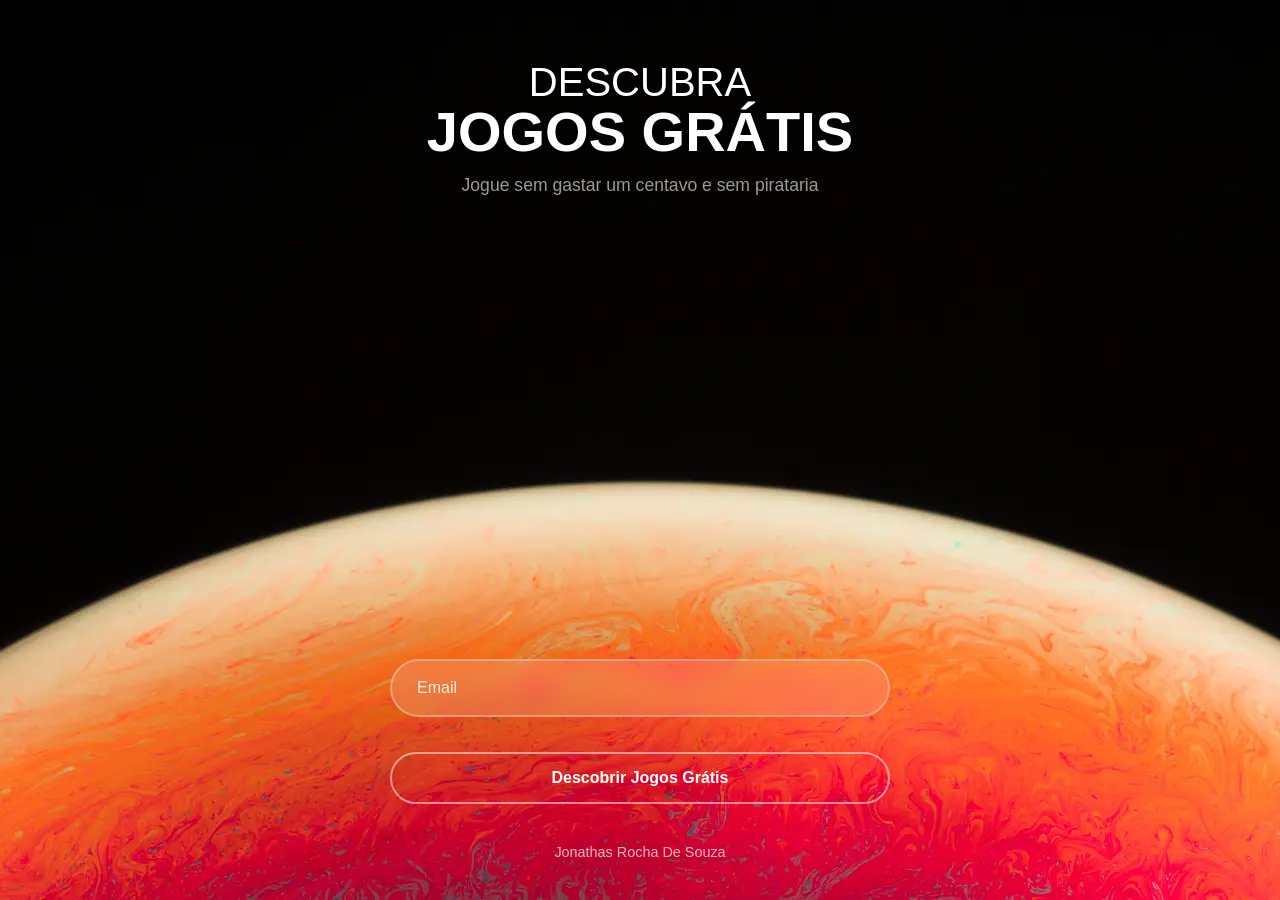
<file: src/results.html>
<!DOCTYPE html>
<html lang="pt-BR">
<head>
    <meta charset="UTF-8">
    <meta name="viewport" content="width=device-width, initial-scale=1.0">
    <title>Jogos Grátis - Resultados</title>
    <link rel="stylesheet" href="styles.css">
</head>
<body>
    <div class="container">
        <div class="content results-page">
            <h1 class="title">Grátis agora, pela<br><span class="title-main">EPIC GAMES</span></h1>
            <p class="subtitle">Veja a lista abaixo</p>
            
            <div class="results-container">
            </div>
            
            <button class="back-button" onclick="goBack()">Voltar</button>
            <p class="footer-text">Jonathas Rocha De Souza</p>
        </div>
    </div>

    <script src="script.js"></script>
    <script>
        document.addEventListener('DOMContentLoaded', function() {
            const data = JSON.parse(localStorage.getItem('gamesData'));
            if (!data || !data.games) {
                alert('Nenhum dado de jogos encontrado. Tente novamente.');
                window.location.href = 'index.html';
                return;
            }

            const container = document.querySelector('.results-container');
            data.games.forEach(game => {
                const card = document.createElement('div');
                card.className = 'game-card';
                card.innerHTML = `
                    <img src="${game.thumbnail}" alt="${game.title}" class="game-image" loading="lazy">
                    <h3>${game.title}</h3>
                    <p class="game-description">${game.description}</p>
                    <p class="game-price">${game.discount_price} <span class="original-price">${game.original_price}</span></p>
                    <p class="game-dates">Até ${game.end_date_formatted}</p>
                `;
                card.addEventListener('click', () => window.open("https://store.epicgames.com/en-US/free-games"));
                container.appendChild(card);
            });
        });
    </script>
</body>
</html>
</file>
<file: styles.css>
* {
    margin: 0;
    padding: 0;
    box-sizing: border-box;
}

body {
    font-family: -apple-system, BlinkMacSystemFont, 'Segoe UI', Roboto, 'Helvetica Neue', Arial, sans-serif;
    min-height: 100vh;
    background: #000 url('assets/background-gradient-colorful-soap-bubble-black.webp') center/cover no-repeat fixed;
    display: flex;
    flex-direction: column;
    align-items: center;
    justify-content: space-between;
    padding: 60px 20px 40px;
    color: #fff;
}

button {
    padding: 15px 40px;
    border-radius: 50px;
    border: 2px solid rgba(255, 255, 255, 0.5);
    background: transparent;
    color: white;
    font-size: 1rem;
    font-weight: 600;
    cursor: pointer;
    transition: all 0.3s ease;
    margin-top: 20px;
}

button:hover {
    background: rgba(255, 255, 255, 0.1);
    border-color: rgba(255, 255, 255, 0.8);
}

.container {
    width: 100%;
    max-width: 600px;
    text-align: center;
    display: flex;
    flex-direction: column;
    justify-content: space-between;
    flex: 1;
}

.content {
    animation: fadeIn 0.8s ease-in;
    display: flex;
    flex-direction: column;
    justify-content: space-between;
    flex: 1;
}

@keyframes fadeIn {
    from { opacity: 0; transform: translateY(20px); }
    to { opacity: 1; transform: translateY(0); }
}

.title {
    font-size: 2.5rem;
    font-weight: 300;
    margin-bottom: 0px;
    line-height: 1.1;
}

.title-main {
    font-size: 3.5rem;
    font-weight: 900;
    display: block;
    margin-top: 0px;
    line-height: 1;
}

.subtitle {
    font-size: 1.1rem;
    margin-bottom: 40px;
    margin-top: 15px;
    opacity: 0.6;
}

.game-list {
    background: rgba(255, 255, 255, 0.1);
    backdrop-filter: blur(20px);
    border-radius: 30px;
    padding: 30px;
    margin-bottom: 40px;
    border: 1px solid rgba(255, 255, 255, 0.2);
}

.game-item {
    padding: 15px;
    margin: 10px 0;
    background: rgba(255, 255, 255, 0.05);
    border-radius: 15px;
    font-size: 1.1rem;
    transition: all 0.3s ease;
}

.game-item:hover {
    background: rgba(255, 255, 255, 0.15);
    transform: translateX(5px);
}

.form-container {
    margin-top: auto;
    margin-bottom: 20px;
    max-width: 500px;
    width: 100%;
    margin-left: auto;
    margin-right: auto;
}

.email-input {
    width: 100%;
    padding: 18px 25px;
    border-radius: 50px;
    border: 2px solid rgba(255, 255, 255, 0.3);
    background: rgba(255, 255, 255, 0.15);
    backdrop-filter: blur(10px);
    font-size: 1rem;
    margin-bottom: 15px;
    outline: none;
    transition: all 0.3s ease;
    color: #fff;
}

.email-input::placeholder {
    color: rgba(255, 255, 255, 0.89);
}

.email-input:focus {
    background: rgba(255, 255, 255, 0.25);
    border-color: rgba(255, 255, 255, 0.6);
    box-shadow: 0 0 0 3px rgba(255, 255, 255, 0.1);
}

.cta-button {
    width: 100%;
}

.cta-button:active {
    transform: translateY(0);
}

.footer-text {
    opacity: 0.7;
    font-size: 0.9rem;
    margin-top: 20px;
}

.results-container {
    display: grid;
    grid-template-columns: repeat(auto-fit, minmax(150px, 1fr));
    gap: 20px;
    margin: 40px 0;
}

.game-card {
    background: rgba(255, 255, 255, 0.1);
    backdrop-filter: blur(20px);
    border-radius: 20px;
    padding: 25px;
    border: 1px solid rgba(255, 255, 255, 0.2);
    transition: all 0.3s ease;
    cursor: pointer;
}

.game-card:hover {
    transform: translateY(-5px);
    background: rgba(255, 255, 255, 0.15);
    box-shadow: 0 10px 30px rgba(0, 0, 0, 0.3);
}

.game-image {
    width: 100%;
    height: auto;
    border-radius: 10px;
    margin-bottom: 15px;
    object-fit: cover;
}

.game-card h3 {
    font-size: 1.2rem;
    margin-bottom: 8px;
}

.game-description {
    font-size: 0.9rem;
    opacity: 0.8;
}

.game-price {
    font-size: 0.9rem;
    margin: 5px 0;
}

.original-price {
    text-decoration: line-through;
    opacity: 0.6;
    margin-left: 5px;
}

.game-dates {
    font-size: 0.8rem;
    opacity: 0.7;
    margin-top: 5px;
}

@media (max-width: 768px) {
    .title {
        font-size: 2rem;
    }
    
    .title-main {
        font-size: 2.5rem;
    }
    
    .results-container {
        grid-template-columns: repeat(auto-fit, minmax(120px, 1fr));
        gap: 15px;
    }
}
</file>
<file: src/styles.css>
* {
    margin: 0;
    padding: 0;
    box-sizing: border-box;
}

body {
    font-family: -apple-system, BlinkMacSystemFont, 'Segoe UI', Roboto, 'Helvetica Neue', Arial, sans-serif;
    min-height: 100vh;
    background: #000 url('assets/background-gradient-colorful-soap-bubble-black.webp') center/cover no-repeat fixed;
    display: flex;
    flex-direction: column;
    align-items: center;
    justify-content: space-between;
    padding: 60px 20px 40px;
    color: #fff;
}

button {
    padding: 15px 40px;
    border-radius: 50px;
    border: 2px solid rgba(255, 255, 255, 0.5);
    background: transparent;
    color: white;
    font-size: 1rem;
    font-weight: 600;
    cursor: pointer;
    transition: all 0.3s ease;
    margin-top: 20px;
}

button:hover {
    background: rgba(255, 255, 255, 0.1);
    border-color: rgba(255, 255, 255, 0.8);
}

.container {
    width: 100%;
    max-width: 600px;
    text-align: center;
    display: flex;
    flex-direction: column;
    justify-content: space-between;
    flex: 1;
}

.content {
    animation: fadeIn 0.8s ease-in;
    display: flex;
    flex-direction: column;
    justify-content: space-between;
    flex: 1;
}

@keyframes fadeIn {
    from { opacity: 0; transform: translateY(20px); }
    to { opacity: 1; transform: translateY(0); }
}

.title {
    font-size: 2.5rem;
    font-weight: 300;
    margin-bottom: 0px;
    line-height: 1.1;
}

.title-main {
    font-size: 3.5rem;
    font-weight: 900;
    display: block;
    margin-top: 0px;
    line-height: 1;
}

.subtitle {
    font-size: 1.1rem;
    margin-bottom: 40px;
    margin-top: 15px;
    opacity: 0.6;
}

.game-list {
    background: rgba(255, 255, 255, 0.1);
    backdrop-filter: blur(20px);
    border-radius: 30px;
    padding: 30px;
    margin-bottom: 40px;
    border: 1px solid rgba(255, 255, 255, 0.2);
}

.game-item {
    padding: 15px;
    margin: 10px 0;
    background: rgba(255, 255, 255, 0.05);
    border-radius: 15px;
    font-size: 1.1rem;
    transition: all 0.3s ease;
}

.game-item:hover {
    background: rgba(255, 255, 255, 0.15);
    transform: translateX(5px);
}

.form-container {
    margin-top: auto;
    margin-bottom: 20px;
    max-width: 500px;
    width: 100%;
    margin-left: auto;
    margin-right: auto;
}

.email-input {
    width: 100%;
    padding: 18px 25px;
    border-radius: 50px;
    border: 2px solid rgba(255, 255, 255, 0.3);
    background: rgba(255, 255, 255, 0.15);
    backdrop-filter: blur(10px);
    font-size: 1rem;
    margin-bottom: 15px;
    outline: none;
    transition: all 0.3s ease;
    color: #fff;
}

.email-input::placeholder {
    color: rgba(255, 255, 255, 0.89);
}

.email-input:focus {
    background: rgba(255, 255, 255, 0.25);
    border-color: rgba(255, 255, 255, 0.6);
    box-shadow: 0 0 0 3px rgba(255, 255, 255, 0.1);
}

.cta-button {
    width: 100%;
}

.cta-button:active {
    transform: translateY(0);
}

.footer-text {
    opacity: 0.7;
    font-size: 0.9rem;
    margin-top: 20px;
}

.results-container {
    display: grid;
    grid-template-columns: 1fr;
    gap: 20px;
    margin: 40px 0;
}

.game-card {
    background: rgba(255, 255, 255, 0.1);
    backdrop-filter: blur(20px);
    border-radius: 20px;
    padding: 25px;
    border: 1px solid rgba(255, 255, 255, 0.2);
    transition: all 0.3s ease;
    cursor: pointer;
}

.game-card:hover {
    transform: translateY(-5px);
    background: rgba(255, 255, 255, 0.15);
    box-shadow: 0 10px 30px rgba(0, 0, 0, 0.3);
}

.game-image {
    width: 100%;
    height: auto;
    border-radius: 10px;
    margin-bottom: 15px;
    object-fit: cover;
}

.game-card h3 {
    font-size: 1.2rem;
    margin-bottom: 8px;
}

.game-description {
    font-size: 0.9rem;
    opacity: 0.8;
    margin-bottom: 15px;
}

.game-price {
    font-size: 0.9rem;
    margin: 5px 0 15px 0;
}

.original-price {
    text-decoration: line-through;
    opacity: 0.6;
    margin-left: 5px;
}

.game-dates {
    font-size: 0.8rem;
    opacity: 0.7;
    margin-top: 5px;
}

@media (max-width: 768px) {
    .title {
        font-size: 2rem;
    }
    
    .title-main {
        font-size: 2.5rem;
    }
    
    .results-container {
        grid-template-columns: 1fr;
        gap: 15px;
    }
}
</file>
